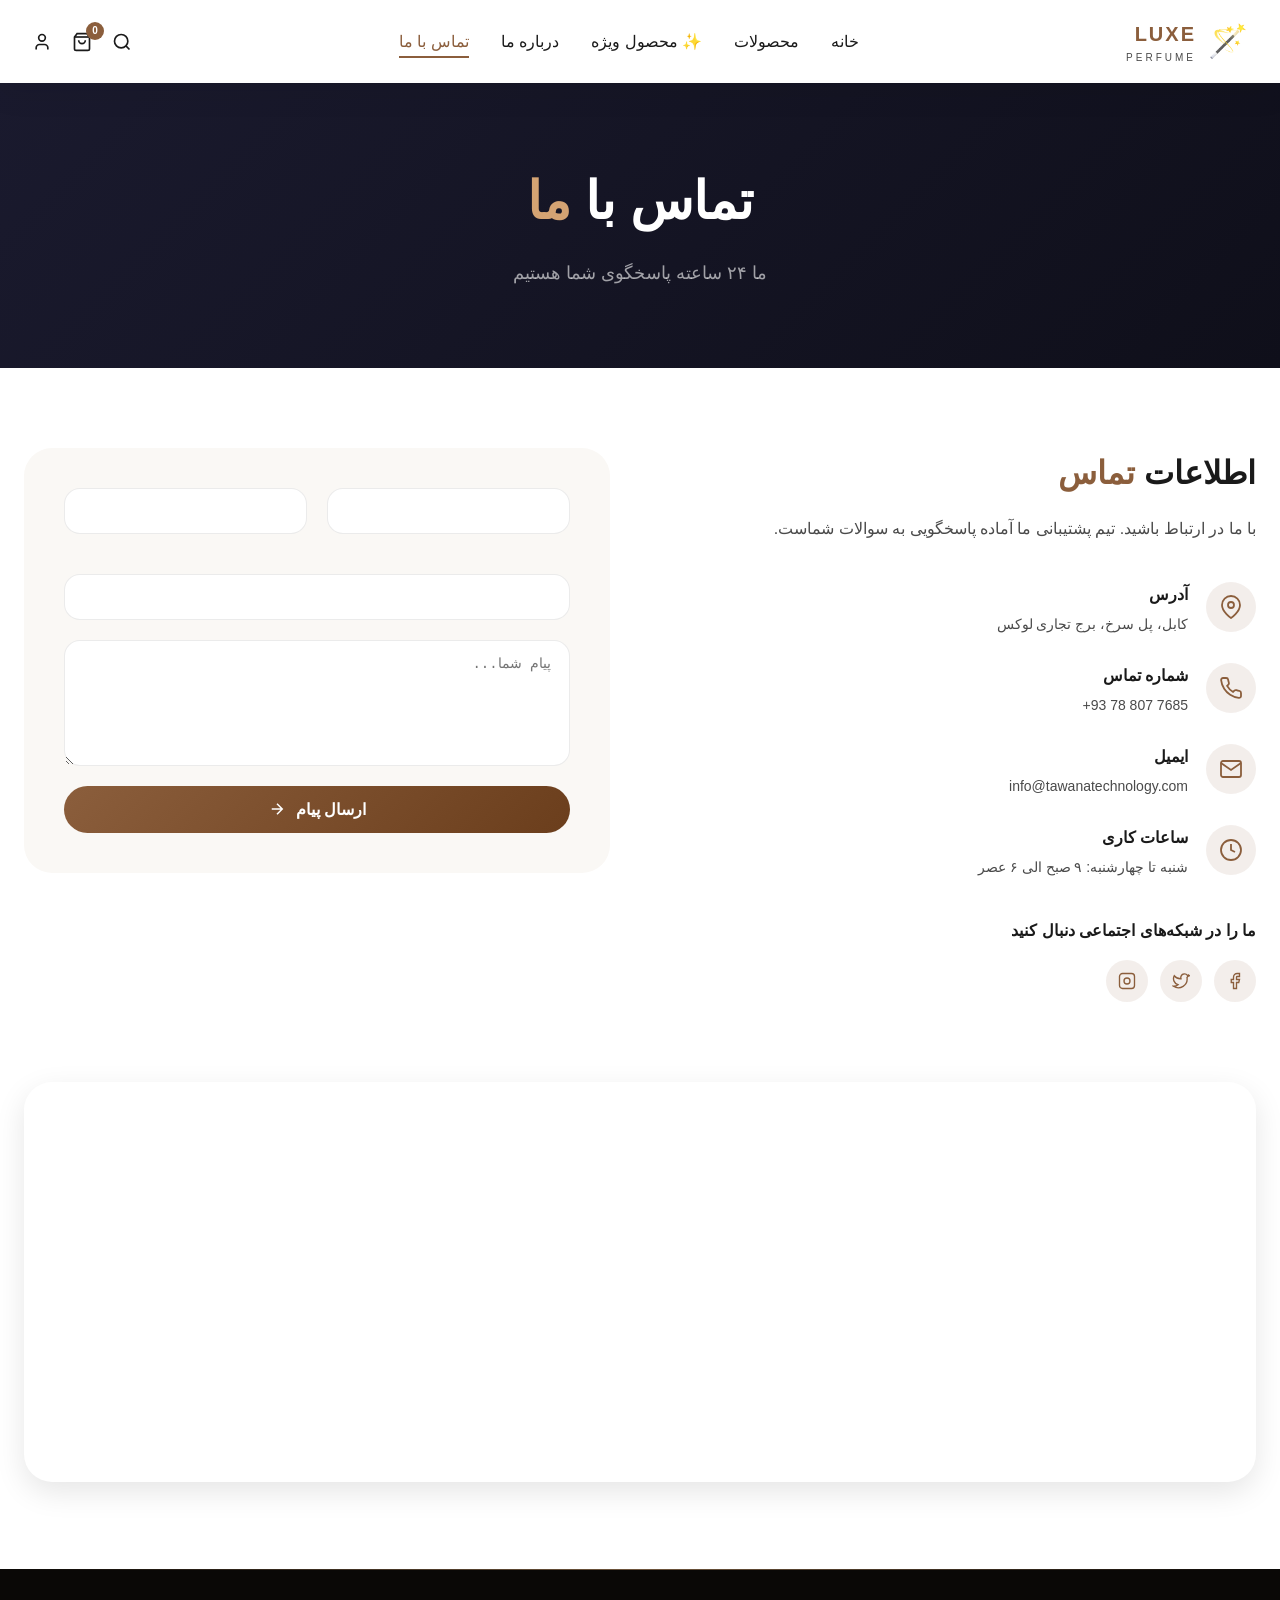
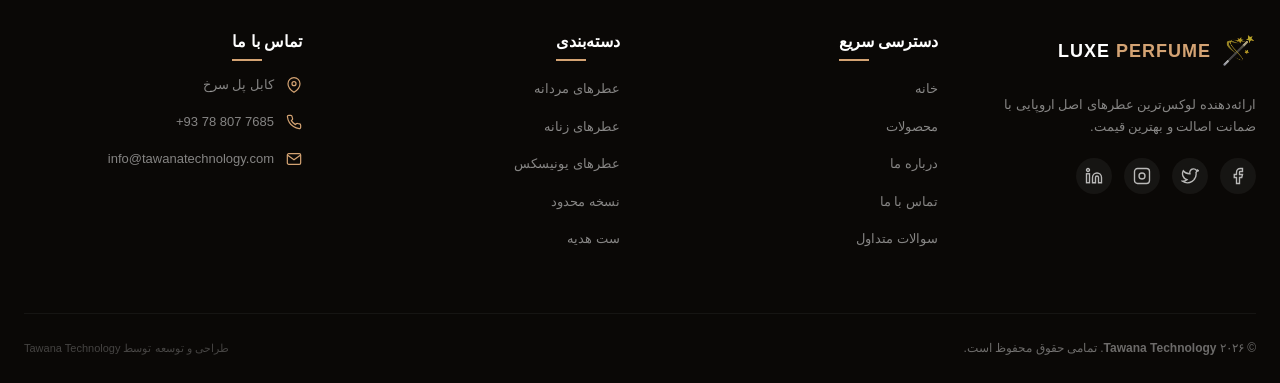
<file: contact.html>
<!doctype html>
<html lang="fa" dir="rtl">
  <head>
    <meta charset="UTF-8" />
    <meta name="viewport" content="width=device-width, initial-scale=1.0" />
    <meta
      name="description"
      content="فروشگاه آنلاین عطر لوکس LUXE PERFUME - بهترین عطرهای مردانه، زنانه و یونیسکس"
    />
    <meta name="author" content="LUXE PERFUME" />
    <!-- Swiper CSS -->
    <link rel="stylesheet" href="https://cdn.jsdelivr.net/npm/swiper@11/swiper-bundle.min.css" />
    
    <title>تماس با ما | LUXE PERFUME</title>
    <link rel="stylesheet" href="css/style.css" />
    <link rel="stylesheet" href="css/responsive.css" />
  </head>
  <body>
    <!-- ========== HEADER START ========== -->
    <header class="header">
      <div class="header__container">
        <a href="index.html" class="logo">
          <div class="logo__icon">🪄</div>
          <div class="logo__text">
            <span class="logo__brand">LUXE</span>
            <span class="logo__sub">PERFUME</span>
          </div>
        </a>

        <nav class="nav">
            <ul class="nav__list">
                <li class="nav__item">
                    <a href="index.html" class="nav__link">خانه</a>
                </li>
                <li class="nav__item">
                    <a href="products.html" class="nav__link">محصولات</a>
                </li>
                <li class="nav__item">
                    <a href="product-detail.html" class="nav__link">✨ محصول ویژه</a>
                </li>
                <li class="nav__item">
                    <a href="aboutus.html" class="nav__link">درباره ما</a>
                </li>
                <li class="nav__item">
                    <a href="contact.html" class="nav__link">تماس با ما</a>
                </li>
            </ul>
        </nav>

        <div class="header__actions">
          <button class="header__btn" id="searchToggle">
            <svg
              width="20"
              height="20"
              viewBox="0 0 24 24"
              fill="none"
              stroke="currentColor"
              stroke-width="2"
            >
              <circle cx="11" cy="11" r="8"></circle>
              <path d="m21 21-4.3-4.3"></path>
            </svg>
          </button>
          <a href="./cart.html" class="header__btn cart-btn">
            <svg
              width="20"
              height="20"
              viewBox="0 0 24 24"
              fill="none"
              stroke="currentColor"
              stroke-width="2"
            >
              <path
                d="M6 2 3 6v14a2 2 0 0 0 2 2h14a2 2 0 0 0 2-2V6l-3-4Z"
              ></path>
              <path d="M3 6h18"></path>
              <path d="M16 10a4 4 0 0 1-8 0"></path>
            </svg>
            <span class="cart-badge">0</span>
           </a>
          <a  href="./login.html" class="header__btn" id="userBtn">
            <svg
              width="20"
              height="20"
              viewBox="0 0 24 24"
              fill="none"
              stroke="currentColor"
              stroke-width="2"
            >
              <path d="M19 21v-2a4 4 0 0 0-4-4H9a4 4 0 0 0-4 4v2"></path>
              <circle cx="12" cy="7" r="4"></circle>
            </svg>
        </a>
          <button class="hamburger" id="hamburgerBtn">
            <span></span><span></span><span></span>
          </button>
        </div>
      </div>

      <div class="search-bar" id="searchBar">
        <div class="search-bar__container">
          <input
            type="text"
            placeholder="جستجوی عطر، برند، نت بویایی..."
            id="searchInput"
          />
          <button id="searchClose">✕</button>
        </div>
      </div>
    </header>

    <div class="mobile-nav" id="mobileNav">
      <div class="mobile-nav__header">
        <div class="logo__text">
          <span class="logo__brand">LUXE</span>
          <span class="logo__sub">PERFUME</span>
        </div>
        <button class="mobile-nav__close" id="mobileNavClose">✕</button>
      </div>
      <ul class="mobile-nav__list">
          <li><a href="index.html">خانه</a></li>
          <li><a href="products.html">محصولات</a></li>
          <li><a href="product-detail.html">✨ محصول ویژه</a></li>
          <li><a href="aboutus.html">درباره ما</a></li>
          <li><a href="contact.html">تماس با ما</a></li>
      </ul>
    </div>
    <div class="overlay" id="overlay"></div>
    <!-- ========== HEADER END ========== -->

    <!-- ========== MAIN CONTENT ========== -->
     <main>
        <!-- Page Header -->
    <section class="page-header contact-header">
        <div class="page-header__container">
            <h1 class="page-header__title">تماس با <span>ما</span></h1>
            <p class="page-header__desc">ما ۲۴ ساعته پاسخگوی شما هستیم</p>
        </div>
    </section>

    <!-- Contact Info & Form -->
    <section class="contact-section">
        <div class="contact-section__container">
            <div class="contact__grid">
                <!-- Contact Info -->
                <div class="contact__info">
                    <h2 class="contact__title">اطلاعات <span>تماس</span></h2>
                    <p class="contact__desc">با ما در ارتباط باشید. تیم پشتیبانی ما آماده پاسخگویی به سوالات شماست.</p>
                    
                    <div class="contact__details">
                        <div class="contact-item">
                            <div class="contact-item__icon">
                                <svg width="24" height="24" viewBox="0 0 24 24" fill="none" stroke="currentColor" stroke-width="1.8">
                                    <path d="M21 10c0 7-9 13-9 13s-9-6-9-13a9 9 0 0 1 18 0z"/>
                                    <circle cx="12" cy="10" r="3"/>
                                </svg>
                            </div>
                            <div class="contact-item__content">
                                <h4>آدرس</h4>
                                <p>کابل، پل سرخ، برج تجاری لوکس</p>
                            </div>
                        </div>
                        
                        <div class="contact-item">
                            <div class="contact-item__icon">
                                <svg width="24" height="24" viewBox="0 0 24 24" fill="none" stroke="currentColor" stroke-width="1.8">
                                    <path d="M22 16.92v3a2 2 0 0 1-2.18 2 19.79 19.79 0 0 1-8.63-3.07 19.5 19.5 0 0 1-6-6 19.79 19.79 0 0 1-3.07-8.67A2 2 0 0 1 4.11 2h3a2 2 0 0 1 2 1.72c.127.96.362 1.903.7 2.81a2 2 0 0 1-.45 2.11L8.09 9.91a16 16 0 0 0 6 6l1.27-1.27a2 2 0 0 1 2.11-.45c.907.338 1.85.573 2.81.7A2 2 0 0 1 22 16.92z"/>
                                </svg>
                            </div>
                            <div class="contact-item__content">
                                <h4>شماره تماس</h4>
                                <p dir="ltr">+93 78 807 7685</p>
                            </div>
                        </div>
                        
                        <div class="contact-item">
                            <div class="contact-item__icon">
                                <svg width="24" height="24" viewBox="0 0 24 24" fill="none" stroke="currentColor" stroke-width="1.8">
                                    <path d="M4 4h16c1.1 0 2 .9 2 2v12c0 1.1-.9 2-2 2H4c-1.1 0-2-.9-2-2V6c0-1.1.9-2 2-2z"/>
                                    <polyline points="22,6 12,13 2,6"/>
                                </svg>
                            </div>
                            <div class="contact-item__content">
                                <h4>ایمیل</h4>
                                <p>info@tawanatechnology.com</p>
                            </div>
                        </div>
                        
                        <div class="contact-item">
                            <div class="contact-item__icon">
                                <svg width="24" height="24" viewBox="0 0 24 24" fill="none" stroke="currentColor" stroke-width="1.8">
                                    <circle cx="12" cy="12" r="10"/>
                                    <polyline points="12 6 12 12 16 14"/>
                                </svg>
                            </div>
                            <div class="contact-item__content">
                                <h4>ساعات کاری</h4>
                                <p>شنبه تا چهارشنبه: ۹ صبح الی ۶ عصر</p>
                            </div>
                        </div>
                    </div>
                    
                    <div class="contact__social">
                        <h4>ما را در شبکه‌های اجتماعی دنبال کنید</h4>
                        <div class="social-links">
                            <a href="#" class="social-circle">
                                <svg width="18" height="18" viewBox="0 0 24 24" fill="none" stroke="currentColor" stroke-width="1.8">
                                    <path d="M18 2h-3a5 5 0 0 0-5 5v3H7v4h3v8h4v-8h3l1-4h-4V7a1 1 0 0 1 1-1h3z"/>
                                </svg>
                            </a>
                            <a href="#" class="social-circle">
                                <svg width="18" height="18" viewBox="0 0 24 24" fill="none" stroke="currentColor" stroke-width="1.8">
                                    <path d="M22 4s-.7 2.1-2 3.4c1.6 10-9.4 17.3-18 11.6 2.2.1 4.4-.6 6-2C3 15.5.5 9.6 3 5c2.2 2.6 5.6 4.3 9 4-1-2.7.7-5.6 3.3-6.3 2.6-.8 5.2.6 5.7 3.2.8-.2 1.6-.5 2.3-.9z"/>
                                </svg>
                            </a>
                            <a href="#" class="social-circle">
                                <svg width="18" height="18" viewBox="0 0 24 24" fill="none" stroke="currentColor" stroke-width="1.8">
                                    <rect x="2" y="2" width="20" height="20" rx="4"/>
                                    <circle cx="12" cy="12" r="4"/>
                                    <path d="M17.5 6.5v.01"/>
                                </svg>
                            </a>
                        </div>
                    </div>
                </div>
                
                <!-- Contact Form -->
                <div class="contact__form">
                    <form id="contactForm" class="contact-form">
                        <div class="form-row">
                            <div class="form-group">
                                <input type="text" id="fullname" placeholder="نام و نام خانوادگی" required>
                            </div>
                            <div class="form-group">
                                <input type="email" id="email" placeholder="ایمیل" required>
                            </div>
                        </div>
                        <div class="form-group">
                            <input type="text" id="subject" placeholder="موضوع" required>
                        </div>
                        <div class="form-group">
                            <textarea id="message" rows="6" placeholder="پیام شما..." required></textarea>
                        </div>
                        <button type="submit" class="submit-btn">
                            ارسال پیام
                            <svg width="18" height="18" viewBox="0 0 24 24" fill="none" stroke="currentColor" stroke-width="2">
                                <path d="M5 12h14M12 5l7 7-7 7"/>
                            </svg>
                        </button>
                    </form>
                </div>
            </div>
        </div>
    </section>

    <!-- Map Section -->
    <section class="map-section">
        <div class="map-section__container">
            <iframe 
                src="https://www.google.com/maps/embed?pb=!1m18!1m12!1m3!1d3407308.9971702853!2d65.6!3d33.5!2m3!1f0!2f0!3f0!3m2!1i1024!2i768!4f13.1!3m3!1m2!1s0x38d7b1b6e8a68a6f%3A0x2c6c8b9a1d5a4c0a!2sKabul%2C%20Afghanistan!5e0!3m2!1sen!2sus!4v1700000000000!5m2!1sen!2sus" 
                allowfullscreen="" 
                loading="lazy" 
                referrerpolicy="no-referrer-when-downgrade">
            </iframe>
        </div>
    </section>
     </main>
    <!-- ========== MAIN CONTENT ========== -->
    
    <!-- ========== FOOTER SECTION ========== -->
    <footer class="footer">
          <div class="footer__container">
              <div class="footer__grid">
                  <!-- About Column -->
                  <div class="footer__col">
                      <div class="footer__logo">
                          <span class="logo-icon">🪄</span>
                          <span class="logo-text">LUXE <span>PERFUME</span></span>
                      </div>
                      <p class="footer__about">
                          ارائه‌دهنده لوکس‌ترین عطرهای اصل اروپایی با ضمانت اصالت و بهترین قیمت.
                      </p>
                      <div class="footer__social">
                          <a href="#" class="social-link">
                              <svg width="18" height="18" viewBox="0 0 24 24" fill="none" stroke="currentColor" stroke-width="1.8">
                                  <path d="M18 2h-3a5 5 0 0 0-5 5v3H7v4h3v8h4v-8h3l1-4h-4V7a1 1 0 0 1 1-1h3z"/>
                              </svg>
                          </a>
                          <a href="#" class="social-link">
                              <svg width="18" height="18" viewBox="0 0 24 24" fill="none" stroke="currentColor" stroke-width="1.8">
                                  <path d="M22 4s-.7 2.1-2 3.4c1.6 10-9.4 17.3-18 11.6 2.2.1 4.4-.6 6-2C3 15.5.5 9.6 3 5c2.2 2.6 5.6 4.3 9 4-1-2.7.7-5.6 3.3-6.3 2.6-.8 5.2.6 5.7 3.2.8-.2 1.6-.5 2.3-.9z"/>
                              </svg>
                          </a>
                          <a href="#" class="social-link">
                              <svg width="18" height="18" viewBox="0 0 24 24" fill="none" stroke="currentColor" stroke-width="1.8">
                                  <rect x="2" y="2" width="20" height="20" rx="4"/>
                                  <circle cx="12" cy="12" r="4"/>
                                  <path d="M17.5 6.5v.01"/>
                              </svg>
                          </a>
                          <a href="#" class="social-link">
                              <svg width="18" height="18" viewBox="0 0 24 24" fill="none" stroke="currentColor" stroke-width="1.8">
                                  <path d="M16 8a6 6 0 0 1 6 6v7h-4v-7a2 2 0 0 0-2-2 2 2 0 0 0-2 2v7h-4v-7a6 6 0 0 1 6-6z"/>
                                  <rect x="2" y="9" width="4" height="12"/>
                                  <circle cx="4" cy="4" r="2"/>
                              </svg>
                          </a>
                      </div>
                  </div>

                  <!-- Quick Links -->
                  <div class="footer__col">
                      <h4 class="footer__title">دسترسی سریع</h4>
                      <ul class="footer__links">
                          <li><a href="index.html">خانه</a></li>
                          <li><a href="products.html">محصولات</a></li>
                          <li><a href="aboutus.html">درباره ما</a></li>
                          <li><a href="contact.html">تماس با ما</a></li>
                          <li><a href="#">سوالات متداول</a></li>
                      </ul>
                  </div>

                  <!-- Categories -->
                  <div class="footer__col">
                      <h4 class="footer__title">دسته‌بندی</h4>
                      <ul class="footer__links">
                          <li><a href="#">عطرهای مردانه</a></li>
                          <li><a href="#">عطرهای زنانه</a></li>
                          <li><a href="#">عطرهای یونیسکس</a></li>
                          <li><a href="#">نسخه محدود</a></li>
                          <li><a href="#">ست هدیه</a></li>
                      </ul>
                  </div>

                  <!-- Contact -->
                  <div class="footer__col">
                      <h4 class="footer__title">تماس با ما</h4>
                      <ul class="footer__contact">
                          <li>
                              <svg width="16" height="16" viewBox="0 0 24 24" fill="none" stroke="currentColor" stroke-width="1.8">
                                  <path d="M21 10c0 7-9 13-9 13s-9-6-9-13a9 9 0 0 1 18 0z"/>
                                  <circle cx="12" cy="10" r="3"/>
                              </svg>
                              <span>کابل پل سرخ </span>
                          </li>
                          <li>
                              <svg width="16" height="16" viewBox="0 0 24 24" fill="none" stroke="currentColor" stroke-width="1.8">
                                  <path d="M22 16.92v3a2 2 0 0 1-2.18 2 19.79 19.79 0 0 1-8.63-3.07 19.5 19.5 0 0 1-6-6 19.79 19.79 0 0 1-3.07-8.67A2 2 0 0 1 4.11 2h3a2 2 0 0 1 2 1.72c.127.96.362 1.903.7 2.81a2 2 0 0 1-.45 2.11L8.09 9.91a16 16 0 0 0 6 6l1.27-1.27a2 2 0 0 1 2.11-.45c.907.338 1.85.573 2.81.7A2 2 0 0 1 22 16.92z"/>
                              </svg>
                              <span dir="ltr">+93 78 807 7685</span>
                          </li>
                          <li>
                              <svg width="16" height="16" viewBox="0 0 24 24" fill="none" stroke="currentColor" stroke-width="1.8">
                                  <path d="M4 4h16c1.1 0 2 .9 2 2v12c0 1.1-.9 2-2 2H4c-1.1 0-2-.9-2-2V6c0-1.1.9-2 2-2z"/>
                                  <polyline points="22,6 12,13 2,6"/>
                              </svg>
                              <span>info@tawanatechnology.com</span>
                          </li>
                      </ul>
                  </div>
              </div>

              <div class="footer__bottom">
                  <p>© ۲۰۲۶ <strong>Tawana Technology</strong>. تمامی حقوق محفوظ است.</p>
                  <p style="font-size: 11px; opacity: 0.6;">طراحی و توسعه توسط Tawana Technology</p>
              </div>
          </div>
    </footer>
 


    <script src="./js/header.js"></script>
    <script src="./js/script.js"></script>
    <!-- Swiper JS -->
    <script src="https://cdn.jsdelivr.net/npm/swiper@11/swiper-bundle.min.js"></script>
  </body>
</html>
</file>
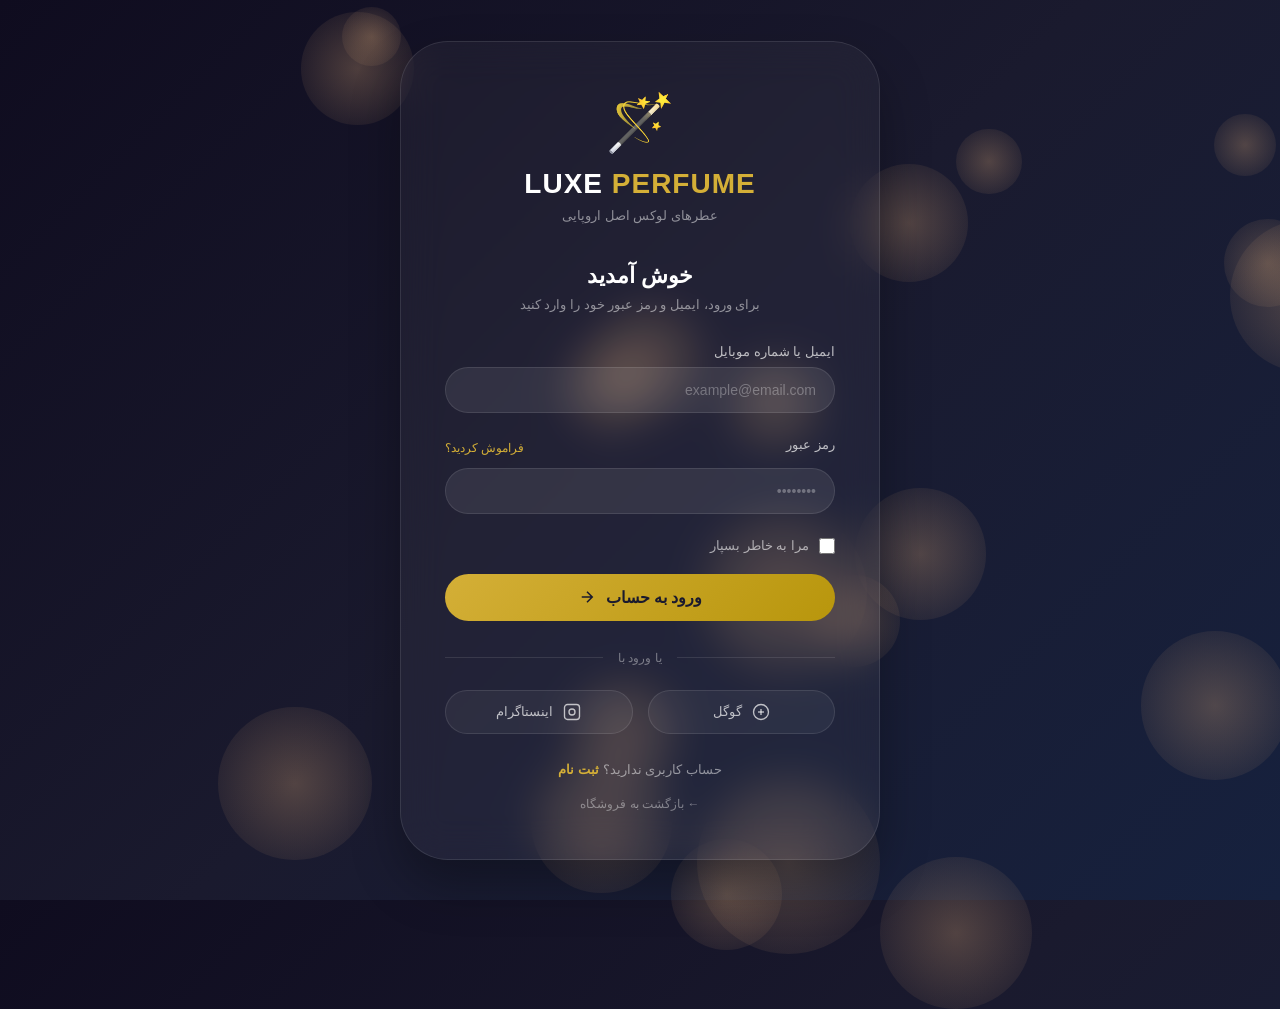
<file: login.html>
<!DOCTYPE html>
<html lang="fa" dir="rtl">
<head>
    <meta charset="UTF-8">
    <meta name="viewport" content="width=device-width, initial-scale=1.0">
    <title>ورود | LUXE PERFUME</title>
    <style>
        * {
            margin: 0;
            padding: 0;
            box-sizing: border-box;
        }

        body {
            font-family: 'Segoe UI', Tahoma, Geneva, Verdana, sans-serif;
            min-height: 100vh;
            background: linear-gradient(135deg, #0f0c1f 0%, #1a1a2e 50%, #16213e 100%);
            display: flex;
            align-items: center;
            justify-content: center;
            position: relative;
            overflow-x: hidden;
        }

        /* Animated Background Particles */
        .particles {
            position: absolute;
            top: 0;
            left: 0;
            width: 100%;
            height: 100%;
            overflow: hidden;
            z-index: 0;
        }

        .particle {
            position: absolute;
            background: radial-gradient(circle, rgba(212, 163, 115, 0.3), transparent);
            border-radius: 50%;
            animation: floatParticle 15s ease-in-out infinite;
        }

        @keyframes floatParticle {
            0%, 100% { transform: translateY(0) translateX(0) scale(1); opacity: 0.3; }
            50% { transform: translateY(-50px) translateX(30px) scale(1.2); opacity: 0.6; }
        }

        /* Glass Card */
        .login-container {
            position: relative;
            z-index: 10;
            width: 100%;
            max-width: 480px;
            margin: 40px 20px;
        }

        .login-card {
            background: rgba(255, 255, 255, 0.04);
            backdrop-filter: blur(20px);
            border-radius: 48px;
            padding: 48px 44px;
            border: 1px solid rgba(255, 255, 255, 0.1);
            box-shadow: 0 25px 50px rgba(0, 0, 0, 0.3);
            transition: all 0.4s ease;
        }

        .login-card:hover {
            border-color: rgba(212, 163, 115, 0.4);
            box-shadow: 0 35px 60px rgba(0, 0, 0, 0.4);
        }

        /* Logo */
        .login-logo {
            text-align: center;
            margin-bottom: 40px;
        }

        .logo-icon {
            font-size: 56px;
            display: inline-block;
            animation: iconFloat 3s ease-in-out infinite;
        }

        @keyframes iconFloat {
            0%, 100% { transform: translateY(0); }
            50% { transform: translateY(-8px); }
        }

        .login-logo h1 {
            font-size: 28px;
            font-weight: 600;
            color: white;
            margin-top: 12px;
            letter-spacing: 1px;
        }

        .login-logo h1 span {
            color: #d4af37;
        }

        .login-logo p {
            font-size: 13px;
            color: rgba(255, 255, 255, 0.5);
            margin-top: 8px;
        }

        /* Welcome Text */
        .welcome-text {
            text-align: center;
            margin-bottom: 32px;
        }

        .welcome-text h2 {
            font-size: 22px;
            color: white;
            margin-bottom: 8px;
        }

        .welcome-text p {
            font-size: 13px;
            color: rgba(255, 255, 255, 0.5);
        }

        /* Input Groups */
        .input-group {
            margin-bottom: 24px;
        }

        .input-group label {
            display: block;
            font-size: 13px;
            font-weight: 500;
            color: rgba(255, 255, 255, 0.7);
            margin-bottom: 8px;
        }

        .input-group input {
            width: 100%;
            padding: 14px 18px;
            background: rgba(255, 255, 255, 0.08);
            border: 1px solid rgba(255, 255, 255, 0.1);
            border-radius: 30px;
            font-size: 14px;
            color: white;
            outline: none;
            transition: all 0.3s ease;
        }

        .input-group input:focus {
            border-color: #d4af37;
            background: rgba(255, 255, 255, 0.12);
            box-shadow: 0 0 0 3px rgba(212, 163, 115, 0.1);
        }

        .input-group input::placeholder {
            color: rgba(255, 255, 255, 0.3);
        }

        /* Password Row */
        .password-row {
            display: flex;
            justify-content: space-between;
            align-items: center;
            margin-bottom: 8px;
        }

        .forgot-link {
            font-size: 12px;
            color: #d4af37;
            text-decoration: none;
            transition: opacity 0.3s;
        }

        .forgot-link:hover {
            opacity: 0.8;
            text-decoration: underline;
        }

        /* Remember Me */
        .remember-group {
            display: flex;
            align-items: center;
            gap: 10px;
            margin: 20px 0;
        }

        .remember-group input {
            width: 16px;
            height: 16px;
            cursor: pointer;
            accent-color: #d4af37;
        }

        .remember-group label {
            font-size: 13px;
            color: rgba(255, 255, 255, 0.6);
            cursor: pointer;
        }

        /* Login Button */
        .btn-login {
            width: 100%;
            background: linear-gradient(135deg, #d4af37, #b8960c);
            border: none;
            padding: 14px;
            border-radius: 50px;
            font-size: 16px;
            font-weight: 700;
            color: #1a1a2e;
            cursor: pointer;
            display: flex;
            align-items: center;
            justify-content: center;
            gap: 10px;
            transition: all 0.3s ease;
            margin-top: 10px;
        }

        .btn-login:hover {
            transform: translateY(-2px);
            box-shadow: 0 10px 25px rgba(212, 163, 115, 0.4);
            gap: 15px;
        }

        /* Divider */
        .divider {
            display: flex;
            align-items: center;
            gap: 15px;
            margin: 30px 0 25px;
        }

        .divider-line {
            flex: 1;
            height: 1px;
            background: rgba(255, 255, 255, 0.1);
        }

        .divider-text {
            font-size: 12px;
            color: rgba(255, 255, 255, 0.4);
        }

        /* Social Login */
        .social-buttons {
            display: flex;
            gap: 15px;
        }

        .social-btn {
            flex: 1;
            background: rgba(255, 255, 255, 0.05);
            border: 1px solid rgba(255, 255, 255, 0.1);
            border-radius: 50px;
            padding: 12px;
            display: flex;
            align-items: center;
            justify-content: center;
            gap: 10px;
            cursor: pointer;
            transition: all 0.3s ease;
            font-size: 13px;
            color: rgba(255, 255, 255, 0.7);
        }

        .social-btn:hover {
            background: rgba(255, 255, 255, 0.1);
            border-color: #d4af37;
            transform: translateY(-2px);
        }

        /* Register Link */
        .register-link {
            text-align: center;
            margin-top: 28px;
            font-size: 13px;
            color: rgba(255, 255, 255, 0.5);
        }

        .register-link a {
            color: #d4af37;
            text-decoration: none;
            font-weight: 600;
        }

        .register-link a:hover {
            text-decoration: underline;
        }

        /* Back to site */
        .back-link {
            display: block;
            text-align: center;
            margin-top: 20px;
            color: rgba(255, 255, 255, 0.4);
            text-decoration: none;
            font-size: 12px;
            transition: color 0.3s;
        }

        .back-link:hover {
            color: #d4af37;
        }

        /* Responsive */
        @media (max-width: 500px) {
            .login-card {
                padding: 36px 24px;
            }
            
            .social-buttons {
                flex-direction: column;
            }
            
            .login-logo .logo-icon {
                font-size: 48px;
            }
            
            .login-logo h1 {
                font-size: 24px;
            }
            
            .welcome-text h2 {
                font-size: 20px;
            }
        }
    </style>
</head>
<body>

<script>
    // Generate floating particles
    for (let i = 0; i < 20; i++) {
        const particle = document.createElement('div');
        particle.className = 'particle';
        const size = Math.random() * 150 + 50;
        particle.style.width = size + 'px';
        particle.style.height = size + 'px';
        particle.style.left = Math.random() * 100 + '%';
        particle.style.top = Math.random() * 100 + '%';
        particle.style.animationDelay = Math.random() * 10 + 's';
        particle.style.animationDuration = (Math.random() * 10 + 10) + 's';
        document.body.appendChild(particle);
    }
</script>

<div class="login-container">
    <div class="login-card">
        <div class="login-logo">
            <div class="logo-icon">🪄</div>
            <h1>LUXE <span>PERFUME</span></h1>
            <p>عطرهای لوکس اصل اروپایی</p>
        </div>

        <div class="welcome-text">
            <h2>خوش آمدید</h2>
            <p>برای ورود، ایمیل و رمز عبور خود را وارد کنید</p>
        </div>

        <!-- Login Form -->
        <form id="loginForm">
            <div class="input-group">
                <label>ایمیل یا شماره موبایل</label>
                <input type="text" placeholder="example@email.com" id="loginEmail" required>
            </div>
            <div class="input-group">
                <div class="password-row">
                    <label>رمز عبور</label>
                    <a href="#" class="forgot-link" id="forgotLink">فراموش کردید؟</a>
                </div>
                <input type="password" placeholder="••••••••" id="loginPassword" required>
            </div>

            <div class="remember-group">
                <input type="checkbox" id="rememberMe">
                <label for="rememberMe">مرا به خاطر بسپار</label>
            </div>

            <button type="submit" class="btn-login">
                ورود به حساب
                <svg width="18" height="18" viewBox="0 0 24 24" fill="none" stroke="currentColor" stroke-width="2">
                    <path d="M5 12h14M12 5l7 7-7 7"/>
                </svg>
            </button>
        </form>

        <!-- Divider -->
        <div class="divider">
            <div class="divider-line"></div>
            <span class="divider-text">یا ورود با</span>
            <div class="divider-line"></div>
        </div>

        <!-- Social Login -->
        <div class="social-buttons">
            <button class="social-btn" onclick="socialLogin('google')">
                <svg width="18" height="18" viewBox="0 0 24 24" fill="none" stroke="currentColor" stroke-width="1.8">
                    <path d="M12 2C6.48 2 2 6.48 2 12s4.48 10 10 10 10-4.48 10-10S17.52 2 12 2z"/>
                    <path d="M8 12h8"/>
                    <path d="M12 8v8"/>
                </svg>
                گوگل
            </button>
            <button class="social-btn" onclick="socialLogin('instagram')">
                <svg width="18" height="18" viewBox="0 0 24 24" fill="none" stroke="currentColor" stroke-width="1.8">
                    <rect x="2" y="2" width="20" height="20" rx="4"/>
                    <circle cx="12" cy="12" r="4"/>
                    <path d="M17.5 6.5v.01"/>
                </svg>
                اینستاگرام
            </button>
        </div>

        <div class="register-link">
            حساب کاربری ندارید؟ <a href="register.html">ثبت نام</a>
        </div>

        <a href="index.html" class="back-link">
            ← بازگشت به فروشگاه
        </a>
    </div>
</div>

<script>
    // Login Form Submit
    const loginForm = document.getElementById('loginForm');
    if (loginForm) {
        loginForm.addEventListener('submit', (e) => {
            e.preventDefault();
            const email = document.getElementById('loginEmail').value;
            const password = document.getElementById('loginPassword').value;
            const rememberMe = document.getElementById('rememberMe').checked;
            
            if (!email || !password) {
                alert('لطفا ایمیل و رمز عبور را وارد کنید.');
                return;
            }
            
            alert(`خوش آمدید ${email}\nورود با موفقیت انجام شد.`);
            
            if (rememberMe) {
                localStorage.setItem('rememberedUser', email);
            }
            
            window.location.href = 'index.html';
        });
    }

    // Forgot Password
    const forgotLink = document.getElementById('forgotLink');
    if (forgotLink) {
        forgotLink.addEventListener('click', (e) => {
            e.preventDefault();
            const email = document.getElementById('loginEmail').value;
            if (email) {
                alert(`لینک بازیابی رمز عبور به ایمیل ${email} ارسال شد.`);
            } else {
                alert('لطفا ایمیل خود را وارد کنید تا لینک بازیابی برای شما ارسال شود.');
            }
        });
    }

    // Social Login
    function socialLogin(provider) {
        alert(`در حال اتصال به ${provider}...\nورود از طریق ${provider} به زودی فعال می‌شود.`);
    }

    // Auto fill remembered user
    const rememberedUser = localStorage.getItem('rememberedUser');
    if (rememberedUser && document.getElementById('loginEmail')) {
        document.getElementById('loginEmail').value = rememberedUser;
        document.getElementById('rememberMe').checked = true;
    }
</script>

</body>
</html>
</file>
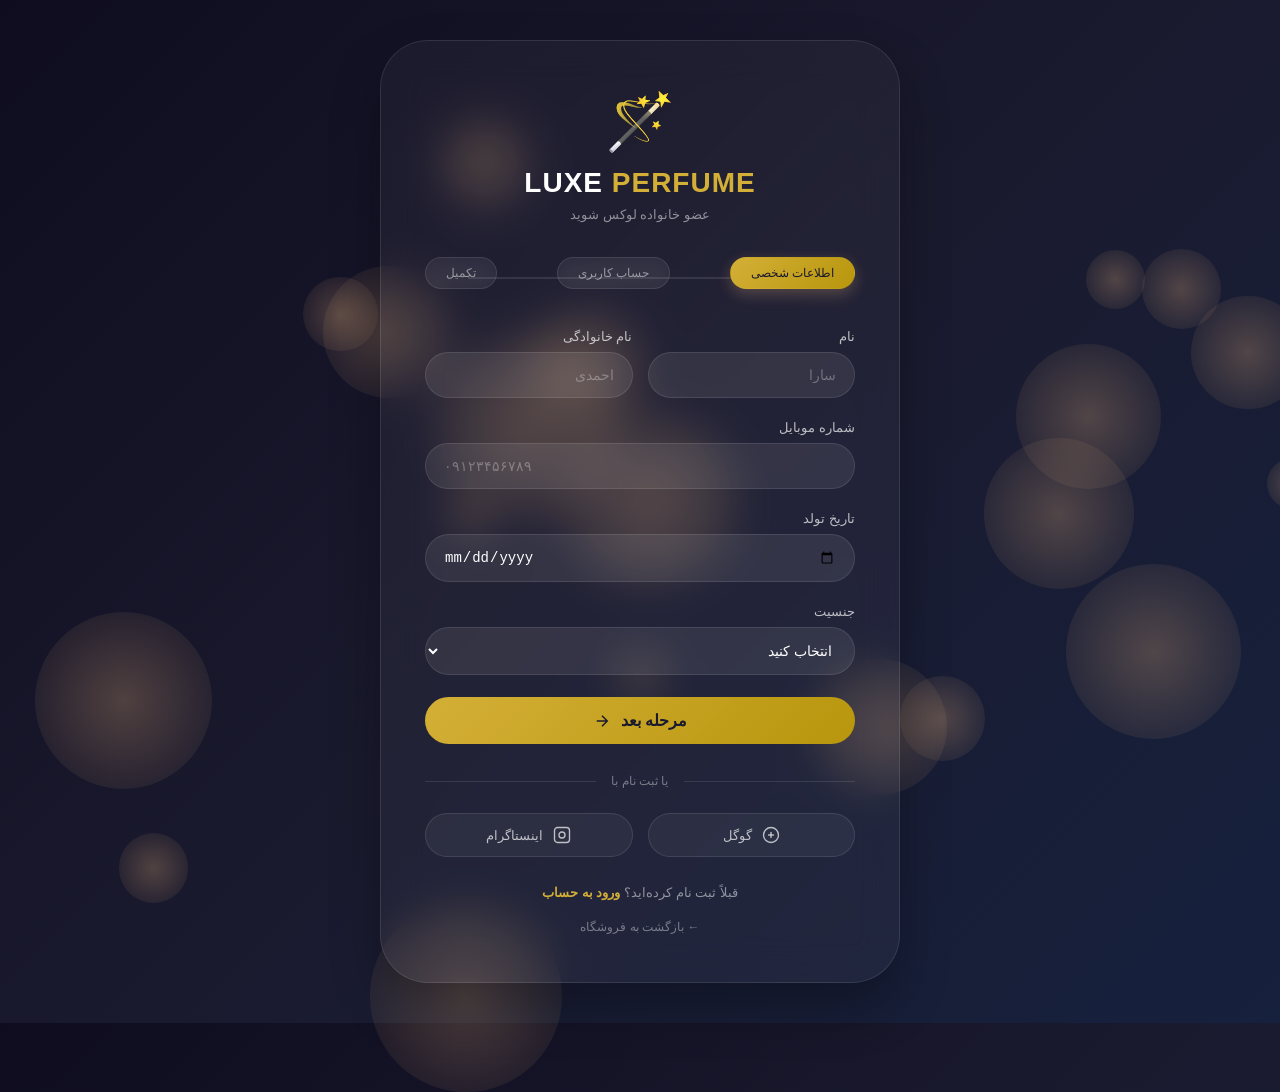
<file: register.html>
<!DOCTYPE html>
<html lang="fa" dir="rtl">
<head>
    <meta charset="UTF-8">
    <meta name="viewport" content="width=device-width, initial-scale=1.0">
    <title>ثبت نام | LUXE PERFUME</title>
    <style>
        * {
            margin: 0;
            padding: 0;
            box-sizing: border-box;
        }

        body {
            font-family: 'Segoe UI', Tahoma, Geneva, Verdana, sans-serif;
            min-height: 100vh;
            background: linear-gradient(135deg, #0f0c1f 0%, #1a1a2e 50%, #16213e 100%);
            display: flex;
            align-items: center;
            justify-content: center;
            position: relative;
            overflow-x: hidden;
        }

        /* Animated Background Particles */
        .particles {
            position: absolute;
            top: 0;
            left: 0;
            width: 100%;
            height: 100%;
            overflow: hidden;
            z-index: 0;
        }

        .particle {
            position: absolute;
            background: radial-gradient(circle, rgba(212, 163, 115, 0.3), transparent);
            border-radius: 50%;
            animation: floatParticle 15s ease-in-out infinite;
        }

        @keyframes floatParticle {
            0%, 100% { transform: translateY(0) translateX(0) scale(1); opacity: 0.3; }
            50% { transform: translateY(-50px) translateX(30px) scale(1.2); opacity: 0.6; }
        }

        /* Glass Card */
        .register-container {
            position: relative;
            z-index: 10;
            width: 100%;
            max-width: 520px;
            margin: 40px 20px;
        }

        .register-card {
            background: rgba(255, 255, 255, 0.04);
            backdrop-filter: blur(20px);
            border-radius: 48px;
            padding: 48px 44px;
            border: 1px solid rgba(255, 255, 255, 0.1);
            box-shadow: 0 25px 50px rgba(0, 0, 0, 0.3);
            transition: all 0.4s ease;
        }

        .register-card:hover {
            border-color: rgba(212, 163, 115, 0.4);
            box-shadow: 0 35px 60px rgba(0, 0, 0, 0.4);
        }

        /* Logo */
        .register-logo {
            text-align: center;
            margin-bottom: 35px;
        }

        .logo-icon {
            font-size: 56px;
            display: inline-block;
            animation: iconFloat 3s ease-in-out infinite;
        }

        @keyframes iconFloat {
            0%, 100% { transform: translateY(0); }
            50% { transform: translateY(-8px); }
        }

        .register-logo h1 {
            font-size: 28px;
            font-weight: 600;
            color: white;
            margin-top: 12px;
            letter-spacing: 1px;
        }

        .register-logo h1 span {
            color: #d4af37;
        }

        .register-logo p {
            font-size: 13px;
            color: rgba(255, 255, 255, 0.5);
            margin-top: 8px;
        }

        /* Progress Steps */
        .progress-steps {
            display: flex;
            justify-content: space-between;
            margin-bottom: 40px;
            position: relative;
        }

        .progress-steps::before {
            content: '';
            position: absolute;
            top: 20px;
            left: 10%;
            right: 10%;
            height: 2px;
            background: rgba(255, 255, 255, 0.1);
            z-index: 0;
        }

        .step {
            text-align: center;
            z-index: 1;
            background: rgba(255, 255, 255, 0.05);
            backdrop-filter: blur(10px);
            padding: 8px 20px;
            border-radius: 50px;
            font-size: 12px;
            font-weight: 500;
            color: rgba(255, 255, 255, 0.5);
            border: 1px solid rgba(255, 255, 255, 0.1);
            transition: all 0.3s ease;
        }

        .step.active {
            background: linear-gradient(135deg, #d4af37, #b8960c);
            color: #1a1a2e;
            border-color: transparent;
            box-shadow: 0 5px 15px rgba(212, 163, 115, 0.3);
        }

        /* Forms */
        .register-step {
            display: none;
            animation: fadeIn 0.5s ease;
        }

        .register-step.active {
            display: block;
        }

        @keyframes fadeIn {
            from { opacity: 0; transform: translateY(10px); }
            to { opacity: 1; transform: translateY(0); }
        }

        .input-group {
            margin-bottom: 22px;
        }

        .input-group label {
            display: block;
            font-size: 13px;
            font-weight: 500;
            color: rgba(255, 255, 255, 0.7);
            margin-bottom: 8px;
        }

        .input-group input,
        .input-group select {
            width: 100%;
            padding: 14px 18px;
            background: rgba(255, 255, 255, 0.08);
            border: 1px solid rgba(255, 255, 255, 0.1);
            border-radius: 30px;
            font-size: 14px;
            color: white;
            outline: none;
            transition: all 0.3s ease;
        }

        .input-group input:focus,
        .input-group select:focus {
            border-color: #d4af37;
            background: rgba(255, 255, 255, 0.12);
            box-shadow: 0 0 0 3px rgba(212, 163, 115, 0.1);
        }

        .input-group input::placeholder {
            color: rgba(255, 255, 255, 0.3);
        }

        .input-group select option {
            background: #1a1a2e;
            color: white;
        }

        /* Row 2 columns */
        .row-2 {
            display: grid;
            grid-template-columns: 1fr 1fr;
            gap: 15px;
        }

        /* Password strength */
        .password-strength {
            margin-top: 8px;
        }

        .strength-bar {
            height: 4px;
            background: rgba(255, 255, 255, 0.1);
            border-radius: 2px;
            overflow: hidden;
        }

        .strength-fill {
            width: 0%;
            height: 100%;
            transition: width 0.3s ease;
        }

        .strength-text {
            font-size: 10px;
            margin-top: 5px;
            color: rgba(255, 255, 255, 0.4);
        }

        /* Terms checkbox */
        .terms-group {
            display: flex;
            align-items: center;
            gap: 12px;
            margin: 25px 0;
        }

        .terms-group input {
            width: 18px;
            height: 18px;
            cursor: pointer;
            accent-color: #d4af37;
        }

        .terms-group label {
            font-size: 12px;
            color: rgba(255, 255, 255, 0.6);
        }

        .terms-group a {
            color: #d4af37;
            text-decoration: none;
        }

        /* Buttons */
        .btn-next, .btn-register {
            width: 100%;
            background: linear-gradient(135deg, #d4af37, #b8960c);
            border: none;
            padding: 14px;
            border-radius: 50px;
            font-size: 16px;
            font-weight: 700;
            color: #1a1a2e;
            cursor: pointer;
            display: flex;
            align-items: center;
            justify-content: center;
            gap: 10px;
            transition: all 0.3s ease;
        }

        .btn-next:hover, .btn-register:hover {
            transform: translateY(-2px);
            box-shadow: 0 10px 25px rgba(212, 163, 115, 0.4);
            gap: 15px;
        }

        .btn-back {
            width: 100%;
            background: transparent;
            border: 1px solid rgba(255, 255, 255, 0.2);
            padding: 12px;
            border-radius: 50px;
            font-size: 14px;
            font-weight: 500;
            color: rgba(255, 255, 255, 0.7);
            cursor: pointer;
            transition: all 0.3s ease;
            margin-top: 12px;
        }

        .btn-back:hover {
            background: rgba(255, 255, 255, 0.05);
            border-color: #d4af37;
        }

        /* Divider */
        .divider {
            display: flex;
            align-items: center;
            gap: 15px;
            margin: 30px 0 25px;
        }

        .divider-line {
            flex: 1;
            height: 1px;
            background: rgba(255, 255, 255, 0.1);
        }

        .divider-text {
            font-size: 12px;
            color: rgba(255, 255, 255, 0.4);
        }

        /* Social Login */
        .social-buttons {
            display: flex;
            gap: 15px;
        }

        .social-btn {
            flex: 1;
            background: rgba(255, 255, 255, 0.05);
            border: 1px solid rgba(255, 255, 255, 0.1);
            border-radius: 50px;
            padding: 12px;
            display: flex;
            align-items: center;
            justify-content: center;
            gap: 10px;
            cursor: pointer;
            transition: all 0.3s ease;
            font-size: 13px;
            color: rgba(255, 255, 255, 0.7);
        }

        .social-btn:hover {
            background: rgba(255, 255, 255, 0.1);
            border-color: #d4af37;
            transform: translateY(-2px);
        }

        /* Login link */
        .login-link {
            text-align: center;
            margin-top: 28px;
            font-size: 13px;
            color: rgba(255, 255, 255, 0.5);
        }

        .login-link a {
            color: #d4af37;
            text-decoration: none;
            font-weight: 600;
        }

        .login-link a:hover {
            text-decoration: underline;
        }

        /* Back to site */
        .back-link {
            display: block;
            text-align: center;
            margin-top: 20px;
            color: rgba(255, 255, 255, 0.4);
            text-decoration: none;
            font-size: 12px;
            transition: color 0.3s;
        }

        .back-link:hover {
            color: #d4af37;
        }

        /* Responsive */
        @media (max-width: 550px) {
            .register-card {
                padding: 32px 24px;
            }
            
            .row-2 {
                grid-template-columns: 1fr;
                gap: 0;
            }
            
            .social-buttons {
                flex-direction: column;
            }
            
            .progress-steps {
                flex-wrap: wrap;
                gap: 10px;
                justify-content: center;
            }
            
            .progress-steps::before {
                display: none;
            }
            
            .step {
                padding: 6px 16px;
                font-size: 11px;
            }
        }
    </style>
</head>
<body>

<script>
    // Generate floating particles
    for (let i = 0; i < 20; i++) {
        const particle = document.createElement('div');
        particle.className = 'particle';
        const size = Math.random() * 150 + 50;
        particle.style.width = size + 'px';
        particle.style.height = size + 'px';
        particle.style.left = Math.random() * 100 + '%';
        particle.style.top = Math.random() * 100 + '%';
        particle.style.animationDelay = Math.random() * 10 + 's';
        particle.style.animationDuration = (Math.random() * 10 + 10) + 's';
        document.body.appendChild(particle);
    }
</script>

<div class="register-container">
    <div class="register-card">
        <div class="register-logo">
            <div class="logo-icon">🪄</div>
            <h1>LUXE <span>PERFUME</span></h1>
            <p>عضو خانواده لوکس شوید</p>
        </div>

        <!-- Progress Steps -->
        <div class="progress-steps">
            <div class="step active" id="step1Indicator">اطلاعات شخصی</div>
            <div class="step" id="step2Indicator">حساب کاربری</div>
            <div class="step" id="step3Indicator">تکمیل</div>
        </div>

        <!-- Step 1: Personal Info -->
        <div class="register-step active" id="step1">
            <form id="personalForm">
                <div class="row-2">
                    <div class="input-group">
                        <label>نام</label>
                        <input type="text" placeholder="سارا" id="firstName" required>
                    </div>
                    <div class="input-group">
                        <label>نام خانوادگی</label>
                        <input type="text" placeholder="احمدی" id="lastName" required>
                    </div>
                </div>
                <div class="input-group">
                    <label>شماره موبایل</label>
                    <input type="tel" placeholder="۰۹۱۲۳۴۵۶۷۸۹" id="phone" required>
                </div>
                <div class="input-group">
                    <label>تاریخ تولد</label>
                    <input type="date" id="birthdate">
                </div>
                <div class="input-group">
                    <label>جنسیت</label>
                    <select id="gender">
                        <option value="">انتخاب کنید</option>
                        <option value="female">زن</option>
                        <option value="male">مرد</option>
                        <option value="other">سایر</option>
                    </select>
                </div>
                <button type="button" class="btn-next" id="nextStep1">
                    مرحله بعد
                    <svg width="18" height="18" viewBox="0 0 24 24" fill="none" stroke="currentColor" stroke-width="2">
                        <path d="M5 12h14M12 5l7 7-7 7"/>
                    </svg>
                </button>
            </form>
        </div>

        <!-- Step 2: Account Info -->
        <div class="register-step" id="step2">
            <form id="accountForm">
                <div class="input-group">
                    <label>ایمیل</label>
                    <input type="email" placeholder="example@email.com" id="email" required>
                </div>
                <div class="input-group">
                    <label>نام کاربری</label>
                    <input type="text" placeholder="sara.ahmadi" id="username" required>
                </div>
                <div class="input-group">
                    <label>رمز عبور</label>
                    <input type="password" placeholder="••••••••" id="password" required onkeyup="checkPasswordStrength()">
                    <div class="password-strength">
                        <div class="strength-bar">
                            <div class="strength-fill" id="strengthFill"></div>
                        </div>
                        <div class="strength-text" id="strengthText">رمز عبور قوی وارد کنید</div>
                    </div>
                </div>
                <div class="input-group">
                    <label>تکرار رمز عبور</label>
                    <input type="password" placeholder="••••••••" id="confirmPassword" required>
                </div>
                <button type="button" class="btn-next" id="nextStep2">
                    مرحله بعد
                    <svg width="18" height="18" viewBox="0 0 24 24" fill="none" stroke="currentColor" stroke-width="2">
                        <path d="M5 12h14M12 5l7 7-7 7"/>
                    </svg>
                </button>
                <button type="button" class="btn-back" id="backStep2">
                    ← بازگشت به مرحله قبل
                </button>
            </form>
        </div>

        <!-- Step 3: Complete -->
        <div class="register-step" id="step3">
            <div class="terms-group">
                <input type="checkbox" id="acceptTerms">
                <label> <a href="#">قوانین و مقررات</a> را مطالعه کرده و می‌پذیرم</label>
            </div>
            <div class="terms-group">
                <input type="checkbox" id="acceptNewsletter">
                <label> خبرنامه و تخفیف‌های ویژه را دریافت کنم</label>
            </div>
            
            <button type="button" class="btn-register" id="finalRegister">
                ثبت نام نهایی
                <svg width="18" height="18" viewBox="0 0 24 24" fill="none" stroke="currentColor" stroke-width="2">
                    <path d="M20 6L9 17l-5-5"/>
                </svg>
            </button>
            <button type="button" class="btn-back" id="backStep3">
                ← بازگشت به مرحله قبل
            </button>
        </div>

        <!-- Divider -->
        <div class="divider">
            <div class="divider-line"></div>
            <span class="divider-text">یا ثبت نام با</span>
            <div class="divider-line"></div>
        </div>

        <!-- Social Register -->
        <div class="social-buttons">
            <button class="social-btn" onclick="socialRegister('google')">
                <svg width="18" height="18" viewBox="0 0 24 24" fill="none" stroke="currentColor" stroke-width="1.8">
                    <path d="M12 2C6.48 2 2 6.48 2 12s4.48 10 10 10 10-4.48 10-10S17.52 2 12 2z"/>
                    <path d="M8 12h8"/>
                    <path d="M12 8v8"/>
                </svg>
                گوگل
            </button>
            <button class="social-btn" onclick="socialRegister('instagram')">
                <svg width="18" height="18" viewBox="0 0 24 24" fill="none" stroke="currentColor" stroke-width="1.8">
                    <rect x="2" y="2" width="20" height="20" rx="4"/>
                    <circle cx="12" cy="12" r="4"/>
                    <path d="M17.5 6.5v.01"/>
                </svg>
                اینستاگرام
            </button>
        </div>

        <div class="login-link">
            قبلاً ثبت نام کرده‌اید؟ <a href="login.html">ورود به حساب</a>
        </div>

        <a href="index.html" class="back-link">
            ← بازگشت به فروشگاه
        </a>
    </div>
</div>

<script>
    // Step Navigation
    let currentStep = 1;
    const step1 = document.getElementById('step1');
    const step2 = document.getElementById('step2');
    const step3 = document.getElementById('step3');
    const step1Indicator = document.getElementById('step1Indicator');
    const step2Indicator = document.getElementById('step2Indicator');
    const step3Indicator = document.getElementById('step3Indicator');

    function updateSteps(step) {
        step1.classList.remove('active');
        step2.classList.remove('active');
        step3.classList.remove('active');
        step1Indicator.classList.remove('active');
        step2Indicator.classList.remove('active');
        step3Indicator.classList.remove('active');
        
        if (step === 1) {
            step1.classList.add('active');
            step1Indicator.classList.add('active');
        } else if (step === 2) {
            step2.classList.add('active');
            step2Indicator.classList.add('active');
        } else {
            step3.classList.add('active');
            step3Indicator.classList.add('active');
        }
    }

    // Next Step 1
    document.getElementById('nextStep1').addEventListener('click', () => {
        const firstName = document.getElementById('firstName').value;
        const lastName = document.getElementById('lastName').value;
        const phone = document.getElementById('phone').value;
        
        if (!firstName || !lastName || !phone) {
            alert('لطفا نام، نام خانوادگی و شماره موبایل را وارد کنید.');
            return;
        }
        
        if (phone.length < 10) {
            alert('شماره موبایل معتبر وارد کنید.');
            return;
        }
        
        currentStep = 2;
        updateSteps(currentStep);
    });

    // Next Step 2
    document.getElementById('nextStep2').addEventListener('click', () => {
        const email = document.getElementById('email').value;
        const username = document.getElementById('username').value;
        const password = document.getElementById('password').value;
        const confirm = document.getElementById('confirmPassword').value;
        
        if (!email || !username || !password) {
            alert('لطفا ایمیل، نام کاربری و رمز عبور را وارد کنید.');
            return;
        }
        
        if (password !== confirm) {
            alert('رمز عبور و تکرار آن مطابقت ندارند.');
            return;
        }
        
        if (password.length < 6) {
            alert('رمز عبور باید حداقل ۶ کاراکتر باشد.');
            return;
        }
        
        currentStep = 3;
        updateSteps(currentStep);
    });

    // Back buttons
    document.getElementById('backStep2').addEventListener('click', () => {
        currentStep = 1;
        updateSteps(currentStep);
    });
    
    document.getElementById('backStep3').addEventListener('click', () => {
        currentStep = 2;
        updateSteps(currentStep);
    });

    // Password Strength Checker
    function checkPasswordStrength() {
        const password = document.getElementById('password').value;
        const strengthFill = document.getElementById('strengthFill');
        const strengthText = document.getElementById('strengthText');
        
        let strength = 0;
        if (password.length >= 6) strength++;
        if (password.length >= 10) strength++;
        if (/[A-Z]/.test(password)) strength++;
        if (/[0-9]/.test(password)) strength++;
        if (/[^A-Za-z0-9]/.test(password)) strength++;
        
        const percent = (strength / 5) * 100;
        strengthFill.style.width = percent + '%';
        
        if (percent < 20) {
            strengthFill.style.background = '#e74c3c';
            strengthText.textContent = 'رمز عبور ضعیف';
            strengthText.style.color = '#e74c3c';
        } else if (percent < 50) {
            strengthFill.style.background = '#f39c12';
            strengthText.textContent = 'رمز عبور متوسط';
            strengthText.style.color = '#f39c12';
        } else if (percent < 80) {
            strengthFill.style.background = '#2ecc71';
            strengthText.textContent = 'رمز عبور خوب';
            strengthText.style.color = '#2ecc71';
        } else {
            strengthFill.style.background = '#27ae60';
            strengthText.textContent = 'رمز عبور عالی';
            strengthText.style.color = '#27ae60';
        }
    }

    // Final Registration
    document.getElementById('finalRegister').addEventListener('click', () => {
        const acceptTerms = document.getElementById('acceptTerms').checked;
        
        if (!acceptTerms) {
            alert('لطفا قوانین و مقررات را بپذیرید.');
            return;
        }
        
        const firstName = document.getElementById('firstName').value;
        const lastName = document.getElementById('lastName').value;
        const email = document.getElementById('email').value;
        
        alert(`تبریک ${firstName} ${lastName}!\nحساب کاربری شما با ایمیل ${email} با موفقیت ایجاد شد.\nبه خانواده لوکس LUXE PERFUME خوش آمدید.`);
        window.location.href = 'index.html';
    });

    function socialRegister(provider) {
        alert(`در حال اتصال به ${provider}...\nثبت نام از طریق ${provider} به زودی فعال می‌شود.`);
    }
</script>

</body>
</html>
</file>
<file: css/style.css>
/* ========== RESET ========== */
* {
    margin: 0;
    padding: 0;
    box-sizing: border-box;
}

:root {
    --primary: #8B5E3C;
    --primary-dark: #6B3E1C;
    --primary-light: #D4A373;
    --dark: #1A1A1A;
    --gray: #4A4A4A;
    --light: #F9F6F0;
    --white: #FFFFFF;
    --shadow: 0 10px 30px rgba(0,0,0,0.08);
    --shadow-hover: 0 20px 40px rgba(0,0,0,0.12);
    --transition: all 0.3s ease;
}

body {
    font-family: 'Segoe UI', Tahoma, Geneva, Verdana, sans-serif;
    background: var(--light);
    color: var(--dark);
    line-height: 1.6;
}

/* ========== HEADER ========== */
.header {
    position: fixed;
    top: 0;
    left: 0;
    right: 0;
    background: rgba(255,255,255,0.98);
    backdrop-filter: blur(12px);
    box-shadow: var(--shadow);
    z-index: 1000;
    transition: var(--transition);
}

.header.scrolled {
    padding: 0;
    background: rgba(255,255,255,0.98);
    box-shadow: 0 4px 20px rgba(0,0,0,0.1);
}

.header__container {
    display: flex;
    align-items: center;
    justify-content: space-between;
    padding: 16px 32px;
    max-width: 1400px;
    margin: 0 auto;
}

/* Logo */
.logo {
    display: flex;
    align-items: center;
    gap: 12px;
    text-decoration: none;
    transition: var(--transition);
}

.logo:hover {
    transform: scale(1.02);
}

.logo__icon {
    font-size: 32px;
    animation: float 3s ease-in-out infinite;
}

@keyframes float {
    0%, 100% { transform: translateY(0); }
    50% { transform: translateY(-5px); }
}

.logo__text {
    display: flex;
    flex-direction: column;
}

.logo__brand {
    font-size: 20px;
    font-weight: 800;
    letter-spacing: 2px;
    color: var(--primary);
}

.logo__sub {
    font-size: 10px;
    letter-spacing: 3px;
    color: var(--gray);
}

/* Navigation */
.nav__list {
    display: flex;
    list-style: none;
    gap: 32px;
}

.nav__link {
    text-decoration: none;
    color: var(--dark);
    font-weight: 500;
    transition: var(--transition);
    position: relative;
    padding: 8px 0;
}

.nav__link::after {
    content: '';
    position: absolute;
    bottom: 0;
    right: 0;
    width: 0;
    height: 2px;
    background: var(--primary);
    transition: width 0.3s ease;
}

.nav__link:hover::after,
.nav__link.active::after {
    width: 100%;
}

.nav__link:hover,
.nav__link.active {
    color: var(--primary);
}

/* Mega Menu */
.nav__item--dropdown {
    position: relative;
}

.mega-menu {
    position: absolute;
    top: 100%;
    right: -50%;
    width: 600px;
    background: var(--white);
    padding: 24px;
    border-radius: 16px;
    box-shadow: var(--shadow-hover);
    opacity: 0;
    visibility: hidden;
    transition: var(--transition);
    z-index: 100;
    display: flex;
    gap: 32px;
}

.nav__item--dropdown:hover .mega-menu {
    opacity: 1;
    visibility: visible;
    top: 120%;
}

.mega-menu__col h4 {
    color: var(--primary);
    margin-bottom: 16px;
    font-size: 16px;
}

.mega-menu__col ul {
    list-style: none;
}

.mega-menu__col ul li {
    margin-bottom: 10px;
}

.mega-menu__col ul li a {
    text-decoration: none;
    color: var(--gray);
    transition: var(--transition);
    font-size: 14px;
}

.mega-menu__col ul li a:hover {
    color: var(--primary);
    padding-right: 5px;
}

.arrow-down {
    font-size: 10px;
    margin-right: 5px;
}

/* Header Actions */
.header__actions {
    display: flex;
    align-items: center;
    gap: 20px;
}

.header__btn {
    background: none;
    border: none;
    cursor: pointer;
    color: var(--dark);
    transition: var(--transition);
    position: relative;
    display: flex;
    align-items: center;
    justify-content: center;
}

.header__btn:hover {
    color: var(--primary);
    transform: scale(1.1);
}

.cart-btn {
    position: relative;
}

.cart-badge {
    position: absolute;
    top: -10px;
    right: -12px;
    background: var(--primary);
    color: var(--white);
    font-size: 10px;
    font-weight: bold;
    width: 18px;
    height: 18px;
    border-radius: 50%;
    display: flex;
    align-items: center;
    justify-content: center;
}

/* Hamburger */
.hamburger {
    display: none;
    flex-direction: column;
    gap: 5px;
    background: none;
    border: none;
    cursor: pointer;
}

.hamburger span {
    width: 25px;
    height: 2px;
    background: var(--dark);
    transition: var(--transition);
}

.hamburger:hover span {
    background: var(--primary);
}

/* Search Bar */
.search-bar {
    position: absolute;
    top: 100%;
    left: 0;
    right: 0;
    background: var(--white);
    padding: 20px;
    box-shadow: var(--shadow);
    transform: translateY(-100%);
    opacity: 0;
    visibility: hidden;
    transition: var(--transition);
    z-index: 999;
}

.search-bar.open {
    transform: translateY(0);
    opacity: 1;
    visibility: visible;
}

.search-bar__container {
    max-width: 600px;
    margin: 0 auto;
    display: flex;
    gap: 12px;
}

.search-bar__container input {
    flex: 1;
    padding: 12px 20px;
    border: 2px solid #eee;
    border-radius: 50px;
    font-size: 16px;
    outline: none;
    transition: var(--transition);
}

.search-bar__container input:focus {
    border-color: var(--primary);
}

.search-bar__container button {
    background: var(--primary);
    border: none;
    width: 44px;
    height: 44px;
    border-radius: 50%;
    color: var(--white);
    cursor: pointer;
    transition: var(--transition);
}

.search-bar__container button:hover {
    background: var(--primary-dark);
}

/* Mobile Nav */
.mobile-nav {
    position: fixed;
    top: 0;
    right: -100%;
    width: 80%;
    max-width: 350px;
    height: 100%;
    background: var(--white);
    z-index: 2000;
    transition: right 0.3s ease;
    box-shadow: var(--shadow-hover);
}

.mobile-nav.open {
    right: 0;
}

.mobile-nav__header {
    padding: 24px;
    border-bottom: 1px solid #eee;
    display: flex;
    justify-content: space-between;
    align-items: center;
}

.mobile-nav__close {
    background: none;
    border: none;
    font-size: 24px;
    cursor: pointer;
    color: var(--gray);
}

.mobile-nav__list {
    list-style: none;
    padding: 24px;
}

.mobile-nav__list li {
    margin-bottom: 20px;
}

.mobile-nav__list a {
    text-decoration: none;
    color: var(--dark);
    font-size: 18px;
    transition: var(--transition);
    display: block;
}

.mobile-nav__list a:hover {
    color: var(--primary);
    padding-right: 10px;
}

/* Overlay */
.overlay {
    position: fixed;
    top: 0;
    left: 0;
    right: 0;
    bottom: 0;
    background: rgba(0,0,0,0.5);
    z-index: 1500;
    opacity: 0;
    visibility: hidden;
    transition: var(--transition);
}

.overlay.open {
    opacity: 1;
    visibility: visible;
}

/* Hero Section */
.hero {
    margin-top: 80px;
    min-height: 90vh;
    display: flex;
    align-items: center;
    justify-content: space-between;
    padding: 60px 10%;
    background: linear-gradient(135deg, #F9F6F0 0%, #FFF 100%);
    position: relative;
    overflow: hidden;
}

.hero__content {
    flex: 1;
    z-index: 1;
}

.hero__badge {
    display: inline-block;
    background: var(--primary-light);
    color: var(--primary-dark);
    padding: 8px 20px;
    border-radius: 50px;
    font-size: 14px;
    margin-bottom: 24px;
}

.hero__title {
    font-size: 56px;
    font-weight: 800;
    line-height: 1.2;
    margin-bottom: 24px;
}

.hero__highlight {
    color: var(--primary);
}

.hero__desc {
    font-size: 18px;
    color: var(--gray);
    margin-bottom: 32px;
}

.hero__buttons {
    display: flex;
    gap: 16px;
}

.btn {
    padding: 14px 32px;
    border-radius: 50px;
    text-decoration: none;
    font-weight: 600;
    transition: var(--transition);
    display: inline-block;
}

.btn-primary {
    background: var(--primary);
    color: var(--white);
}

.btn-primary:hover {
    background: var(--primary-dark);
    transform: translateY(-3px);
    box-shadow: var(--shadow-hover);
}

.btn-outline {
    border: 2px solid var(--primary);
    color: var(--primary);
}

.btn-outline:hover {
    background: var(--primary);
    color: var(--white);
    transform: translateY(-3px);
}

.hero__image {
    flex: 1;
    display: flex;
    justify-content: center;
}

.hero__perfume-bottle {
    width: 350px;
    height: 350px;
    background: linear-gradient(135deg, var(--primary-light), var(--primary));
    border-radius: 40% 60% 45% 55% / 50% 45% 55% 50%;
    animation: morph 8s ease-in-out infinite;
    box-shadow: var(--shadow-hover);
}

@keyframes morph {
    0%, 100% {
        border-radius: 40% 60% 45% 55% / 50% 45% 55% 50%;
    }
    50% {
        border-radius: 55% 45% 60% 40% / 45% 55% 45% 55%;
    }
}

/* Features */
.features {
    padding: 80px 0;
    background: var(--white);
}

.features__grid {
    display: grid;
    grid-template-columns: repeat(4, 1fr);
    gap: 32px;
    max-width: 1280px;
    margin: 0 auto;
    padding: 0 24px;
}

.feature-card {
    text-align: center;
    padding: 32px 24px;
    transition: var(--transition);
    border-radius: 16px;
}

.feature-card:hover {
    transform: translateY(-5px);
}

.feature-card__icon {
    font-size: 48px;
    margin-bottom: 16px;
}

.feature-card h3 {
    font-size: 18px;
    margin-bottom: 8px;
}

.feature-card p {
    font-size: 14px;
    color: var(--gray);
}

/* Responsive */
@media (max-width: 992px) {
    .nav {
        display: none;
    }
    
    .hamburger {
        display: flex;
    }
    
    .hero {
        flex-direction: column;
        text-align: center;
        padding: 40px 5%;
    }
    
    .hero__buttons {
        justify-content: center;
    }
    
    .features__grid {
        grid-template-columns: repeat(2, 1fr);
    }
    
    .mega-menu {
        display: none;
    }
}

@media (max-width: 768px) {
    .header__container {
        padding: 12px 20px;
    }
    
    .hero__title {
        font-size: 32px;
    }
    
    .features__grid {
        grid-template-columns: 1fr;
    }
    
    .hero__perfume-bottle {
        width: 250px;
        height: 250px;
    }
}



/*  hero section . styled start */
/* ========== HERO ADVANCED SECTION ========== */
.hero-advanced {
    position: relative;
    min-height: 100vh;
    margin-top: 80px;
    overflow: hidden;
    display: flex;
    align-items: center;
    background: linear-gradient(135deg, #0f0c1f 0%, #1a1a2e 50%, #16213e 100%);
}

.hero-advanced__bg {
    position: absolute;
    top: 0;
    left: 0;
    right: 0;
    bottom: 0;
    background: radial-gradient(circle at 20% 50%, rgba(139,94,60,0.15) 0%, transparent 50%),
                radial-gradient(circle at 80% 80%, rgba(212,163,115,0.1) 0%, transparent 50%);
    animation: bgMove 20s ease-in-out infinite;
}

@keyframes bgMove {
    0%, 100% { transform: scale(1) rotate(0deg); }
    50% { transform: scale(1.1) rotate(2deg); }
}

.hero-advanced__container {
    max-width: 1400px;
    margin: 0 auto;
    padding: 0 40px;
    display: grid;
    grid-template-columns: 1fr 1fr;
    gap: 60px;
    align-items: center;
    position: relative;
    z-index: 2;
}

/* Content Styles */
.hero-advanced__badge {
    display: inline-flex;
    align-items: center;
    gap: 10px;
    background: rgba(255,255,255,0.1);
    backdrop-filter: blur(10px);
    padding: 8px 20px;
    border-radius: 50px;
    font-size: 14px;
    color: var(--primary-light);
    margin-bottom: 30px;
    width: fit-content;
    border: 1px solid rgba(212,163,115,0.3);
}

.badge-dot {
    width: 8px;
    height: 8px;
    background: #4CAF50;
    border-radius: 50%;
    animation: pulse 1.5s ease-in-out infinite;
}

@keyframes pulse {
    0%, 100% { opacity: 1; transform: scale(1); }
    50% { opacity: 0.5; transform: scale(1.2); }
}

.hero-advanced__title {
    font-size: 70px;
    font-weight: 800;
    line-height: 1.2;
    margin-bottom: 24px;
}
/* ========== PARTICLE BACKGROUND FOR HERO ========== */
.hero-particles-layer {
    position: absolute;
    top: 0;
    left: 0;
    width: 100%;
    height: 100%;
    overflow: hidden;
    z-index: 0;
    pointer-events: none;
}

.hero-particle {
    position: absolute;
    background: radial-gradient(circle, rgba(212, 163, 115, 0.4), transparent);
    border-radius: 50%;
    animation: floatParticle 12s ease-in-out infinite;
}

@keyframes floatParticle {
    0%, 100% {
        transform: translateY(0) translateX(0) scale(1);
        opacity: 0.3;
    }
    50% {
        transform: translateY(-40px) translateX(25px) scale(1.2);
        opacity: 0.7;
    }
}


.title-line {
    display: block;
    color: var(--white);
}

.title-gradient {
    background: linear-gradient(135deg, var(--primary-light), var(--primary));
    -webkit-background-clip: text;
    background-clip: text;
    color: transparent;
}

.hero-advanced__desc {
    font-size: 18px;
    color: rgba(255,255,255,0.7);
    line-height: 1.7;
    margin-bottom: 40px;
    max-width: 500px;
}

/* Buttons */
.hero-advanced__buttons {
    display: flex;
    gap: 20px;
    margin-bottom: 50px;
}

.btn-primary-advanced {
    background: linear-gradient(135deg, var(--primary), var(--primary-dark));
    border: none;
    padding: 14px 32px;
    border-radius: 50px;
    color: white;
    font-weight: 600;
    cursor: pointer;
    display: flex;
    align-items: center;
    gap: 12px;
    transition: all 0.3s ease;
    position: relative;
    overflow: hidden;
}

.btn-primary-advanced::before {
    content: '';
    position: absolute;
    top: 50%;
    left: 50%;
    width: 0;
    height: 0;
    background: rgba(255,255,255,0.3);
    border-radius: 50%;
    transform: translate(-50%, -50%);
    transition: width 0.6s, height 0.6s;
}

.btn-primary-advanced:hover::before {
    width: 300px;
    height: 300px;
}

.btn-primary-advanced:hover {
    transform: translateY(-3px);
    box-shadow: 0 10px 30px rgba(139,94,60,0.4);
}

.btn-outline-advanced {
    background: transparent;
    border: 2px solid var(--primary-light);
    padding: 12px 30px;
    border-radius: 50px;
    color: var(--primary-light);
    font-weight: 600;
    cursor: pointer;
    display: flex;
    align-items: center;
    gap: 12px;
    transition: all 0.3s ease;
}

.btn-outline-advanced:hover {
    background: var(--primary-light);
    color: var(--dark);
    transform: translateY(-3px);
}

/* Stats */
.hero-advanced__stats {
    display: flex;
    gap: 40px;
}

.stat {
    text-align: center;
}

.stat-number {
    display: block;
    font-size: 32px;
    font-weight: 800;
    color: var(--primary-light);
}

.stat-label {
    font-size: 14px;
    color: rgba(255,255,255,0.6);
}

/* 3D Perfume Bottle */
.hero-advanced__image {
    position: relative;
    display: flex;
    justify-content: center;
    align-items: center;
}

.perfume-card {
    perspective: 1000px;
    /* background-image: url('../img/hero.jpg'); */
}

.perfume-card__inner {
    position: relative;
    width: 320px;
    height: 450px;
    transition: all 0.1s ease;
    transform-style: preserve-3d;
}

.perfume-bottle-3d {
    position: relative;
    width: 100%;
    height: 100%;
    display: flex;
    flex-direction: column;
    align-items: center;
    justify-content: center;
    animation: floatBottle 3s ease-in-out infinite;
}

@keyframes floatBottle {
    0%, 100% { transform: translateY(0) rotate(0deg); }
    50% { transform: translateY(-15px) rotate(2deg); }
}

.bottle-glow {
    position: absolute;
    width: 120%;
    height: 120%;
    background: radial-gradient(circle, rgba(139,94,60,0.4), transparent);
    border-radius: 50%;
    filter: blur(40px);
    animation: glowPulse 2s ease-in-out infinite;
}

@keyframes glowPulse {
    0%, 100% { opacity: 0.5; transform: scale(1); }
    50% { opacity: 1; transform: scale(1.1); }
}

.bottle-body {
    width: 180px;
    height: 280px;
    /* background: linear-gradient(135deg, rgba(139,94,60,0.3), rgba(212,163,115,0.2));
    border-radius: 30px 30px 50px 50px;
    backdrop-filter: blur(10px); */
    border: 2px solid rgba(255,255,255,0.3);
    position: relative;
    overflow: hidden;
    box-shadow: 0 20px 40px rgba(0,0,0,0.3);
    background-image: url('../img/hero.jpg');
    border-radius: 10px;
}

.bottle-liquid {
    position: absolute;
    bottom: 0;
    left: 0;
    right: 0;
    height: 70%;
    background: linear-gradient(135deg, var(--primary), var(--primary-light));
    border-radius: 0 0 48px 48px;
    animation: liquidWave 3s ease-in-out infinite;
}

@keyframes liquidWave {
    0%, 100% { height: 70%; }
    50% { height: 75%; }
}

.bottle-cap {
    width: 60px;
    height: 40px;
    background: linear-gradient(135deg, #d4af37, #b8960c);
    border-radius: 10px 10px 5px 5px;
    margin-bottom: -10px;
    z-index: 1;
    position: relative;
}

.perfume-tag {
    position: absolute;
    bottom: -30px;
    left: 50%;
    transform: translateX(-50%);
    background: rgba(0,0,0,0.8);
    backdrop-filter: blur(10px);
    padding: 8px 20px;
    border-radius: 50px;
    white-space: nowrap;
    border: 1px solid rgba(255,255,255,0.2);
}

.tag-price {
    font-size: 18px;
    font-weight: 700;
    color: var(--primary-light);
}

.tag-unit {
    font-size: 12px;
    color: rgba(255,255,255,0.7);
    margin-right: 5px;
}

/* Scroll Indicator */
.hero-advanced__scroll {
    position: absolute;
    bottom: 30px;
    left: 50%;
    transform: translateX(-50%);
    display: flex;
    flex-direction: column;
    align-items: center;
    gap: 10px;
    color: rgba(255,255,255,0.6);
    font-size: 12px;
    cursor: pointer;
}

.scroll-mouse {
    width: 26px;
    height: 40px;
    border: 2px solid rgba(255,255,255,0.4);
    border-radius: 20px;
    position: relative;
}

.scroll-wheel {
    width: 4px;
    height: 8px;
    background: var(--primary-light);
    border-radius: 2px;
    position: absolute;
    top: 8px;
    left: 50%;
    transform: translateX(-50%);
    animation: scrollWheel 1.5s ease-in-out infinite;
}

@keyframes scrollWheel {
    0% { opacity: 1; transform: translateX(-50%) translateY(0); }
    80% { opacity: 0; transform: translateX(-50%) translateY(15px); }
    100% { opacity: 0; transform: translateX(-50%) translateY(0); }
}

/* Responsive */
@media (max-width: 992px) {
    .hero-advanced__container {
        grid-template-columns: 1fr;
        text-align: center;
        gap: 40px;
        padding: 40px 20px;
    }
    
    .hero-advanced__title {
        font-size: 48px;
    }
    
    .hero-advanced__desc {
        margin-left: auto;
        margin-right: auto;
    }
    
    .hero-advanced__buttons {
        justify-content: center;
    }
    
    .hero-advanced__stats {
        justify-content: center;
    }
    
    .perfume-card__inner {
        width: 260px;
        height: 380px;
    }
}

@media (max-width: 768px) {
    .hero-advanced__title {
        font-size: 36px;
    }
    
    .hero-advanced__buttons {
        flex-direction: column;
    }
    
    .hero-advanced__stats {
        gap: 20px;
    }
    
    .stat-number {
        font-size: 24px;
    }
}
/*  hero section . styled end */


/*  brands section . styled start */

/* ========== BRANDS SECTION WITH SWIPER ========== */
.brands-swiper {
    padding: 100px 0;
    background: linear-gradient(165deg, #0a0a0a 0%, #141414 100%);
    position: relative;
    overflow: hidden;
}

.brands-swiper::before {
    content: '';
    position: absolute;
    top: 0;
    left: 0;
    right: 0;
    height: 1px;
    background: linear-gradient(90deg, transparent, var(--primary-light), transparent);
}

.brands-swiper::after {
    content: '';
    position: absolute;
    bottom: 0;
    left: 0;
    right: 0;
    height: 1px;
    background: linear-gradient(90deg, transparent, var(--primary-light), transparent);
}

.brands-swiper__container {
    max-width: 1400px;
    margin: 0 auto;
    padding: 0 60px;
}

.brands-swiper__header {
    text-align: center;
    margin-bottom: 60px;
}

.brands-swiper__tag {
    display: inline-block;
    color: var(--primary-light);
    font-size: 12px;
    letter-spacing: 5px;
    margin-bottom: 16px;
    font-weight: 300;
}

.brands-swiper__title {
    font-size: 44px;
    font-weight: 500;
    color: var(--white);
    margin-bottom: 16px;
}

.brands-swiper__title span {
    color: var(--primary-light);
    font-weight: 600;
    position: relative;
}

.brands-swiper__title span::after {
    content: '';
    position: absolute;
    bottom: 8px;
    left: 0;
    right: 0;
    height: 10px;
    background: rgba(212,163,115,0.25);
    z-index: -1;
}

.brands-swiper__desc {
    color: rgba(255,255,255,0.5);
    font-size: 15px;
}

/* Swiper Brand Card */
.brandSwiper {
    padding: 20px 0 60px;
    overflow: visible;
}

.swiper-slide {
    width: 180px;
    transition: all 0.3s ease;
}

.brand-swiper-card {
    background: rgba(255,255,255,0.03);
    backdrop-filter: blur(12px);
    border-radius: 28px;
    padding: 35px 20px;
    text-align: center;
    border: 1px solid rgba(255,255,255,0.08);
    transition: all 0.4s cubic-bezier(0.175, 0.885, 0.32, 1.275);
    position: relative;
    overflow: hidden;
    cursor: pointer;
}

.brand-swiper-card:hover {
    transform: translateY(-12px);
    border-color: rgba(212,163,115,0.4);
    background: rgba(255,255,255,0.06);
}

.brand-swiper-card__icon {
    width: 80px;
    height: 80px;
    margin: 0 auto 20px;
    background: linear-gradient(135deg, var(--primary-light), var(--primary));
    border-radius: 50%;
    display: flex;
    align-items: center;
    justify-content: center;
    font-size: 34px;
    font-weight: 700;
    color: var(--white);
    transition: all 0.3s ease;
}

.brand-swiper-card:hover .brand-swiper-card__icon {
    transform: scale(1.08);
    box-shadow: 0 10px 30px rgba(139,94,60,0.4);
}

.brand-swiper-card h3 {
    font-size: 18px;
    font-weight: 600;
    color: var(--white);
    letter-spacing: 1px;
    margin-bottom: 8px;
}

.brand-swiper-card p {
    font-size: 11px;
    color: rgba(255,255,255,0.4);
}

.brand-swiper-card__glow {
    position: absolute;
    top: -50%;
    left: -50%;
    width: 200%;
    height: 200%;
    background: radial-gradient(circle, rgba(212,163,115,0.1), transparent);
    opacity: 0;
    transition: opacity 0.4s ease;
}

.brand-swiper-card:hover .brand-swiper-card__glow {
    opacity: 1;
}

/* Swiper Navigation */
.swiper-button-prev,
.swiper-button-next {
    width: 50px;
    height: 50px;
    background: rgba(255,255,255,0.05);
    border-radius: 50%;
    backdrop-filter: blur(10px);
    border: 1px solid rgba(255,255,255,0.1);
}

.swiper-button-prev::after,
.swiper-button-next::after {
    font-size: 20px;
    color: rgba(255,255,255,0.7);
}

.swiper-button-prev:hover,
.swiper-button-next:hover {
    background: rgba(212,163,115,0.2);
    border-color: var(--primary-light);
}

.swiper-button-prev:hover::after,
.swiper-button-next:hover::after {
    color: var(--primary-light);
}

/* Swiper Pagination */
.swiper-pagination {
    bottom: 50px !important;
}

.swiper-pagination-bullet {
    width: 8px;
    height: 8px;
    background: rgba(255,255,255,0.3);
    opacity: 1;
}

.swiper-pagination-bullet-active {
    width: 28px;
    border-radius: 10px;
    background: var(--primary-light);
}

/* Responsive */
@media (max-width: 992px) {
    .brands-swiper__container {
        padding: 0 40px;
    }
    
    .brands-swiper__title {
        font-size: 34px;
    }
    
    .swiper-slide {
        width: 160px;
    }
}

@media (max-width: 768px) {
    .brands-swiper {
        padding: 60px 0;
    }
    
    .brands-swiper__container {
        padding: 0 20px;
    }
    
    .brands-swiper__title {
        font-size: 28px;
    }
    
    .swiper-slide {
        width: 140px;
    }
    
    .brand-swiper-card {
        padding: 25px 15px;
    }
    
    .brand-swiper-card__icon {
        width: 60px;
        height: 60px;
        font-size: 26px;
    }
}
/*  brands section . styled end */




/* ========== CATEGORIES SECTION ========== */
/* ========== CATEGORIES SECTION - LUXURY WITH IMAGES ========== */
.categories {
    padding: 100px 0;
    background: #0a0806;
    position: relative;
    overflow: hidden;
}

.categories::before {
    content: '';
    position: absolute;
    top: 0;
    left: 0;
    right: 0;
    height: 1px;
    background: linear-gradient(90deg, transparent, rgba(212, 163, 115, 0.6), transparent);
}

.categories::after {
    content: '';
    position: absolute;
    bottom: 0;
    left: 0;
    right: 0;
    height: 1px;
    background: linear-gradient(90deg, transparent, rgba(212, 163, 115, 0.3), transparent);
}

.categories__container {
    max-width: 1280px;
    margin: 0 auto;
    padding: 0 24px;
    position: relative;
    z-index: 2;
}

.categories__header {
    text-align: center;
    margin-bottom: 60px;
}

.categories__tag {
    display: inline-block;
    background: rgba(212, 163, 115, 0.12);
    color: var(--primary-light);
    font-size: 11px;
    letter-spacing: 5px;
    padding: 7px 20px;
    border-radius: 40px;
    margin-bottom: 20px;
    border: 1px solid rgba(212, 163, 115, 0.25);
    backdrop-filter: blur(4px);
}

.categories__title {
    font-size: 44px;
    font-weight: 500;
    color: var(--white);
    margin-bottom: 16px;
    letter-spacing: -0.5px;
}

.categories__title span {
    color: var(--primary-light);
    font-weight: 600;
    position: relative;
    display: inline-block;
}

.categories__title span::before {
    content: '';
    position: absolute;
    bottom: 8px;
    left: 0;
    right: 0;
    height: 10px;
    background: rgba(212, 163, 115, 0.25);
    z-index: -1;
}

.categories__desc {
    color: rgba(255, 255, 255, 0.5);
    font-size: 15px;
    font-weight: 300;
}

.categories__grid {
    display: grid;
    grid-template-columns: repeat(4, 1fr);
    gap: 28px;
}

/* Category Card */
.category-card {
    position: relative;
    border-radius: 28px;
    overflow: hidden;
    aspect-ratio: 3 / 4;
    cursor: pointer;
    transition: all 0.5s cubic-bezier(0.23, 1, 0.32, 1);
    box-shadow: 0 20px 35px -12px rgba(0, 0, 0, 0.5);
}

.category-card:hover {
    transform: translateY(-10px) scale(1.02);
    box-shadow: 0 30px 50px -18px rgba(0, 0, 0, 0.6);
}

/* Background Images */
.category-card__bg {
    position: absolute;
    inset: 0;
    background-size: cover;
    background-position: center;
    transition: transform 0.6s cubic-bezier(0.23, 1, 0.32, 1);
}

.category-card:hover .category-card__bg {
    transform: scale(1.08);
}

.category-card--men .category-card__bg {
    background-image: url('https://images.unsplash.com/photo-1615634260167-c8cdede054de?w=400&h=500&fit=crop');
}

.category-card--women .category-card__bg {
    background-image: url('https://images.unsplash.com/photo-1592945403244-b3fbafd7f539?w=400&h=500&fit=crop');
}

.category-card--unisex .category-card__bg {
    background-image: url('https://boodise.shop/wp-content/uploads/2024/03/what-unisex-perfume2.jpg');
}

.category-card--limited .category-card__bg {
    background-image: url('https://images.unsplash.com/photo-1541643600914-78b084683601?w=400&h=500&fit=crop');
}

/* Overlay */
.category-card__overlay {
    position: absolute;
    inset: 0;
    background: linear-gradient(180deg, 
        rgba(0, 0, 0, 0.2) 0%, 
        rgba(0, 0, 0, 0.5) 50%,
        rgba(0, 0, 0, 0.85) 100%);
    transition: all 0.5s ease;
    z-index: 1;
}

.category-card:hover .category-card__overlay {
    background: linear-gradient(180deg, 
        rgba(0, 0, 0, 0.3) 0%, 
        rgba(0, 0, 0, 0.6) 50%,
        rgba(0, 0, 0, 0.92) 100%);
}

/* Content */
.category-card__content {
    position: absolute;
    bottom: 0;
    left: 0;
    right: 0;
    padding: 32px 24px;
    color: white;
    z-index: 2;
    transform: translateY(0);
    transition: transform 0.5s cubic-bezier(0.23, 1, 0.32, 1);
}

.category-card:hover .category-card__content {
    transform: translateY(-8px);
}

.category-card__content h3 {
    font-size: 28px;
    font-weight: 700;
    margin-bottom: 6px;
    letter-spacing: 1px;
    text-shadow: 0 2px 10px rgba(0, 0, 0, 0.3);
}

.category-card__content p {
    font-size: 13px;
    opacity: 0.75;
    margin-bottom: 20px;
    letter-spacing: 0.5px;
}

.category-card__link {
    display: inline-flex;
    align-items: center;
    gap: 8px;
    color: var(--primary-light);
    text-decoration: none;
    font-size: 13px;
    font-weight: 500;
    letter-spacing: 1px;
    padding: 8px 0;
    border-bottom: 1.5px solid transparent;
    transition: all 0.3s ease;
    opacity: 0.9;
}

.category-card__link span {
    transition: transform 0.3s ease;
    font-size: 14px;
}

.category-card:hover .category-card__link span {
    transform: translateX(6px);
}

.category-card:hover .category-card__link {
    border-bottom-color: var(--primary-light);
    opacity: 1;
    gap: 12px;
}

/* Responsive */
@media (max-width: 1024px) {
    .categories__title {
        font-size: 36px;
    }
    
    .categories__grid {
        gap: 20px;
    }
    
    .category-card__content h3 {
        font-size: 24px;
    }
    
    .category-card__content {
        padding: 24px 20px;
    }
}

@media (max-width: 900px) {
    .categories__grid {
        grid-template-columns: repeat(2, 1fr);
        gap: 24px;
    }
    
    .categories {
        padding: 70px 0;
    }
    
    .categories__title {
        font-size: 32px;
    }
}

@media (max-width: 576px) {
    .categories {
        padding: 50px 0;
    }
    
    .categories__grid {
        grid-template-columns: 1fr;
        gap: 20px;
    }
    
    .category-card {
        aspect-ratio: 4 / 3;
    }
    
    .categories__title {
        font-size: 28px;
    }
    
    .category-card__content h3 {
        font-size: 26px;
    }
}
/* ========== CATEGORIES SECTION ========== */



/* ========== BEST SELLERS SECTION ========== */
.bestsellers {
    position: relative;
    padding: 100px 0;
    background: linear-gradient(180deg, #faf8f5 0%, #fff 100%);
    overflow: hidden;
}

.bestsellers__bg {
    position: absolute;
    top: 0;
    left: 0;
    right: 0;
    height: 100%;
    background: radial-gradient(ellipse at 50% 0%, rgba(212,163,115,0.08) 0%, transparent 70%);
    pointer-events: none;
}

.bestsellers__container {
    max-width: 1280px;
    margin: 0 auto;
    padding: 0 24px;
    position: relative;
    z-index: 2;
}

.bestsellers__header {
    text-align: center;
    margin-bottom: 60px;
}

.bestsellers__tag {
    display: inline-block;
    background: linear-gradient(135deg, var(--primary-light), var(--primary));
    padding: 6px 20px;
    border-radius: 50px;
    font-size: 12px;
    font-weight: 500;
    color: var(--white);
    letter-spacing: 1px;
    margin-bottom: 20px;
}

.bestsellers__title {
    font-size: 42px;
    font-weight: 700;
    color: var(--dark);
    margin-bottom: 15px;
}

.bestsellers__title span {
    color: var(--primary);
    position: relative;
    display: inline-block;
}

.bestsellers__title span::before {
    content: '';
    position: absolute;
    bottom: 5px;
    left: 0;
    right: 0;
    height: 10px;
    background: rgba(212,163,115,0.25);
    z-index: -1;
}

.bestsellers__desc {
    color: var(--gray);
    font-size: 16px;
}

/* Product Grid */
.bestsellers__grid {
    display: grid;
    grid-template-columns: repeat(4, 1fr);
    gap: 30px;
}

/* Product Card */
.product-card {
    background: var(--white);
    border-radius: 28px;
    overflow: hidden;
    transition: all 0.4s cubic-bezier(0.175, 0.885, 0.32, 1.275);
    box-shadow: 0 10px 30px rgba(0, 0, 0, 0.05);
    position: relative;
}

.product-card:hover {
    transform: translateY(-12px);
    box-shadow: 0 25px 45px rgba(139, 94, 60, 0.15);
}

.product-card__badge {
    position: absolute;
    top: 16px;
    right: 16px;
    background: linear-gradient(135deg, #d4af37, #b8960c);
    color: var(--white);
    font-size: 11px;
    font-weight: 600;
    padding: 5px 12px;
    border-radius: 20px;
    z-index: 3;
    letter-spacing: 0.5px;
}

.product-card__badge--new {
    background: linear-gradient(135deg, #2ecc71, #27ae60);
}

.product-card__badge--limited {
    background: linear-gradient(135deg, #e74c3c, #c0392b);
}

.product-card__image {
    position: relative;
    overflow: hidden;
    aspect-ratio: 1 / 1;
}

.product-card__image img {
    width: 100%;
    height: 100%;
    object-fit: cover;
    transition: transform 0.6s cubic-bezier(0.25, 0.46, 0.45, 0.94);
}

.product-card:hover .product-card__image img {
    transform: scale(1.08);
}

.product-card__overlay {
    position: absolute;
    inset: 0;
    background: linear-gradient(180deg, transparent 0%, rgba(0, 0, 0, 0.3) 100%);
    opacity: 0;
    transition: opacity 0.3s ease;
}

.product-card:hover .product-card__overlay {
    opacity: 1;
}

.product-card__quickview {
    position: absolute;
    bottom: 16px;
    right: 16px;
    width: 40px;
    height: 40px;
    background: var(--white);
    border: none;
    border-radius: 50%;
    display: flex;
    align-items: center;
    justify-content: center;
    cursor: pointer;
    opacity: 0;
    transform: translateX(20px);
    transition: all 0.3s ease;
    box-shadow: 0 4px 12px rgba(0, 0, 0, 0.1);
    z-index: 3;
}

.product-card:hover .product-card__quickview {
    opacity: 1;
    transform: translateX(0);
}

.product-card__quickview:hover {
    background: var(--primary);
    color: var(--white);
}

.product-card__content {
    padding: 20px;
}

.product-card__brand {
    font-size: 11px;
    font-weight: 600;
    color: var(--primary);
    letter-spacing: 1px;
    margin-bottom: 6px;
}

.product-card__title {
    font-size: 16px;
    font-weight: 700;
    color: var(--dark);
    margin-bottom: 10px;
    white-space: nowrap;
    overflow: hidden;
    text-overflow: ellipsis;
}

.product-card__rating {
    display: flex;
    align-items: center;
    gap: 8px;
    margin-bottom: 12px;
}

.stars {
    display: flex;
    gap: 3px;
}

.stars span {
    color: #f5c518;
    font-size: 12px;
}

.rating-count {
    font-size: 11px;
    color: var(--gray);
}

.product-card__price {
    display: flex;
    align-items: baseline;
    gap: 6px;
    flex-wrap: wrap;
    margin-bottom: 16px;
}

.price-current {
    font-size: 18px;
    font-weight: 800;
    color: var(--primary);
}

.price-unit {
    font-size: 11px;
    color: var(--gray);
}

.price-old {
    font-size: 13px;
    color: var(--gray);
    text-decoration: line-through;
}

.product-card__btn {
    width: 100%;
    background: transparent;
    border: 1.5px solid rgba(139, 94, 60, 0.3);
    border-radius: 30px;
    padding: 12px;
    font-size: 14px;
    font-weight: 600;
    color: var(--primary);
    cursor: pointer;
    display: flex;
    align-items: center;
    justify-content: center;
    gap: 8px;
    transition: all 0.3s ease;
}

.product-card__btn svg {
    transition: all 0.3s ease;
}

.product-card__btn:hover {
    background: var(--primary);
    border-color: var(--primary);
    color: var(--white);
}

.product-card__btn:hover svg {
    stroke: var(--white);
}

/* Responsive */
@media (max-width: 1024px) {
    .bestsellers__grid {
        gap: 20px;
    }
    
    .bestsellers__title {
        font-size: 36px;
    }
}

@media (max-width: 900px) {
    .bestsellers__grid {
        grid-template-columns: repeat(2, 1fr);
        gap: 25px;
    }
}

@media (max-width: 576px) {
    .bestsellers {
        padding: 60px 0;
    }
    
    .bestsellers__title {
        font-size: 28px;
    }
    
    .bestsellers__grid {
        grid-template-columns: 1fr;
        gap: 20px;
    }
    
    .product-card__title {
        white-space: normal;
    }
}



/* ========== SPECIAL OFFER SECTION ========== */
.special-offer {
    padding: 80px 0;
    background: linear-gradient(135deg, #1a1a2e 0%, #0f0f1a 100%);
    position: relative;
    overflow: hidden;
}

.special-offer::before {
    content: '';
    position: absolute;
    top: -50%;
    right: -20%;
    width: 70%;
    height: 200%;
    background: radial-gradient(circle, rgba(212, 163, 115, 0.08), transparent);
    transform: rotate(25deg);
    pointer-events: none;
}

.special-offer::after {
    content: '';
    position: absolute;
    bottom: -30%;
    left: -10%;
    width: 60%;
    height: 150%;
    background: radial-gradient(circle, rgba(212, 163, 115, 0.05), transparent);
    pointer-events: none;
}

.special-offer__container {
    max-width: 1200px;
    margin: 0 auto;
    padding: 0 24px;
    display: grid;
    grid-template-columns: 1fr 1fr;
    gap: 60px;
    align-items: center;
    position: relative;
    z-index: 2;
}

.special-offer__content {
    color: var(--white);
}

.offer-tag {
    display: inline-block;
    background: linear-gradient(135deg, #d4af37, #b8960c);
    padding: 6px 18px;
    border-radius: 50px;
    font-size: 12px;
    font-weight: 600;
    letter-spacing: 1px;
    margin-bottom: 24px;
}

.offer-title {
    font-size: 48px;
    font-weight: 700;
    line-height: 1.2;
    margin-bottom: 16px;
}

.offer-title span {
    color: #d4af37;
}

.offer-desc {
    color: rgba(255, 255, 255, 0.6);
    margin-bottom: 32px;
    font-size: 16px;
}

/* Countdown */
.countdown {
    display: flex;
    gap: 20px;
    margin-bottom: 40px;
}

.countdown-item {
    background: rgba(255, 255, 255, 0.05);
    backdrop-filter: blur(10px);
    border-radius: 16px;
    padding: 16px 20px;
    text-align: center;
    min-width: 80px;
    border: 1px solid rgba(255, 255, 255, 0.1);
}

.countdown-number {
    display: block;
    font-size: 36px;
    font-weight: 800;
    color: #d4af37;
    line-height: 1;
}

.countdown-label {
    font-size: 12px;
    color: rgba(255, 255, 255, 0.5);
    margin-top: 8px;
    display: block;
}

/* Offer Button */
.offer-btn {
    display: inline-flex;
    align-items: center;
    gap: 12px;
    background: linear-gradient(135deg, #d4af37, #b8960c);
    color: #1a1a2e;
    text-decoration: none;
    padding: 14px 32px;
    border-radius: 50px;
    font-weight: 700;
    transition: all 0.3s ease;
}

.offer-btn:hover {
    transform: translateY(-3px);
    box-shadow: 0 10px 25px rgba(212, 163, 115, 0.3);
    gap: 16px;
}

/* Offer Image */
.special-offer__image {
    position: relative;
    display: flex;
    justify-content: center;
}

.offer-perfume {
    position: relative;
    width: 100%;
    max-width: 320px;
    animation: floatPerfume 3s ease-in-out infinite;
}

@keyframes floatPerfume {
    0%, 100% { transform: translateY(0); }
    50% { transform: translateY(-15px); }
}

.offer-perfume img {
    width: 100%;
    border-radius: 40px;
    box-shadow: 0 30px 50px rgba(0, 0, 0, 0.4);
}

.offer-discount {
    position: absolute;
    top: -15px;
    right: -15px;
    background: linear-gradient(135deg, #e74c3c, #c0392b);
    width: 85px;
    height: 85px;
    border-radius: 50%;
    display: flex;
    align-items: center;
    justify-content: center;
    font-size: 24px;
    font-weight: 800;
    color: white;
    box-shadow: 0 5px 20px rgba(231, 76, 60, 0.4);
    animation: pulse 2s ease-in-out infinite;
}

@keyframes pulse {
    0%, 100% { transform: scale(1); }
    50% { transform: scale(1.05); }
}

/* Responsive */
@media (max-width: 900px) {
    .special-offer__container {
        grid-template-columns: 1fr;
        text-align: center;
        gap: 40px;
    }
    
    .offer-title {
        font-size: 36px;
    }
    
    .countdown {
        justify-content: center;
    }
    
    .offer-btn {
        margin: 0 auto;
    }
}

@media (max-width: 576px) {
    .special-offer {
        padding: 60px 0;
    }
    
    .offer-title {
        font-size: 28px;
    }
    
    .countdown-item {
        min-width: 65px;
        padding: 12px 15px;
    }
    
    .countdown-number {
        font-size: 28px;
    }
    
    .offer-discount {
        width: 70px;
        height: 70px;
        font-size: 20px;
    }
}


/* Testimenal  */
/* ========== TESTIMONIALS SECTION ========== */
.testimonials {
    padding: 100px 0;
    background: linear-gradient(180deg, #f8f6f3 0%, #fff 100%);
}

.testimonials__container {
    max-width: 1280px;
    margin: 0 auto;
    padding: 0 24px;
}

.testimonials__header {
    text-align: center;
    margin-bottom: 60px;
}

.testimonials__tag {
    display: inline-block;
    color: var(--primary);
    font-size: 12px;
    letter-spacing: 4px;
    margin-bottom: 16px;
}

.testimonials__title {
    font-size: 42px;
    font-weight: 700;
    color: var(--dark);
    margin-bottom: 12px;
}

.testimonials__title span {
    color: var(--primary);
    position: relative;
}

.testimonials__title span::after {
    content: '';
    position: absolute;
    bottom: 6px;
    left: 0;
    right: 0;
    height: 8px;
    background: rgba(139, 94, 60, 0.2);
    z-index: 0;
}

.testimonials__desc {
    color: var(--gray);
    font-size: 15px;
}

/* Grid Layout - بدون Swiper */
.testimonials-grid {
    display: grid;
    grid-template-columns: repeat(3, 1fr);
    gap: 30px;
}

.testimonial-card {
    background: var(--white);
    border-radius: 28px;
    padding: 32px;
    box-shadow: 0 15px 35px rgba(0, 0, 0, 0.05);
    transition: all 0.3s ease;
    border: 1px solid rgba(139, 94, 60, 0.08);
}

.testimonial-card:hover {
    transform: translateY(-8px);
    box-shadow: 0 25px 45px rgba(139, 94, 60, 0.1);
    border-color: rgba(139, 94, 60, 0.2);
}

.testimonial-card__quote {
    font-size: 55px;
    color: var(--primary-light);
    font-family: serif;
    line-height: 1;
    margin-bottom: 16px;
    opacity: 0.4;
}

.testimonial-card__text {
    color: var(--gray);
    font-size: 14px;
    line-height: 1.7;
    margin-bottom: 24px;
    font-style: italic;
}

.testimonial-card__user {
    display: flex;
    align-items: center;
    gap: 14px;
}

.user-avatar {
    width: 48px;
    height: 48px;
    background: linear-gradient(135deg, var(--primary-light), var(--primary));
    border-radius: 50%;
    display: flex;
    align-items: center;
    justify-content: center;
    font-size: 18px;
    font-weight: 700;
    color: var(--white);
}

.user-info h4 {
    font-size: 15px;
    font-weight: 700;
    color: var(--dark);
    margin-bottom: 5px;
}

.user-rating {
    color: #f5c518;
    font-size: 12px;
    letter-spacing: 2px;
}

/* Responsive */
@media (max-width: 992px) {
    .testimonials-grid {
        grid-template-columns: repeat(2, 1fr);
        gap: 25px;
    }
    
    .testimonials__title {
        font-size: 34px;
    }
}

@media (max-width: 768px) {
    .testimonials {
        padding: 70px 0;
    }
    
    .testimonials-grid {
        grid-template-columns: 1fr;
        gap: 20px;
    }
    
    .testimonials__title {
        font-size: 28px;
    }
    
    .testimonial-card {
        padding: 24px;
    }
}


/* ========== NEWSLETTER SECTION ========== */
.newsletter {
    padding: 80px 0;
    background: linear-gradient(135deg, #1a1a2e 0%, #0f0f1a 100%);
    position: relative;
    overflow: hidden;
}

.newsletter::before {
    content: '';
    position: absolute;
    top: -50%;
    left: -20%;
    width: 80%;
    height: 200%;
    background: radial-gradient(circle, rgba(212, 163, 115, 0.08), transparent);
    transform: rotate(15deg);
    pointer-events: none;
}

.newsletter::after {
    content: '';
    position: absolute;
    bottom: -30%;
    right: -10%;
    width: 60%;
    height: 150%;
    background: radial-gradient(circle, rgba(212, 163, 115, 0.05), transparent);
    pointer-events: none;
}

.newsletter__container {
    max-width: 700px;
    margin: 0 auto;
    padding: 0 24px;
    position: relative;
    z-index: 2;
}

.newsletter__content {
    text-align: center;
}

.newsletter__tag {
    display: inline-block;
    background: rgba(212, 163, 115, 0.12);
    color: var(--primary-light);
    font-size: 11px;
    letter-spacing: 4px;
    padding: 6px 18px;
    border-radius: 40px;
    margin-bottom: 24px;
    border: 1px solid rgba(212, 163, 115, 0.25);
}

.newsletter__title {
    font-size: 42px;
    font-weight: 600;
    color: var(--white);
    margin-bottom: 16px;
}

.newsletter__title span {
    color: var(--primary-light);
    position: relative;
}

.newsletter__title span::after {
    content: '';
    position: absolute;
    bottom: 6px;
    left: 0;
    right: 0;
    height: 8px;
    background: rgba(212, 163, 115, 0.25);
    z-index: -1;
}

.newsletter__desc {
    color: rgba(255, 255, 255, 0.6);
    font-size: 15px;
    margin-bottom: 40px;
}

/* Form */
.newsletter__form {
    background: rgba(255, 255, 255, 0.03);
    backdrop-filter: blur(10px);
    border-radius: 80px;
    padding: 6px;
    border: 1px solid rgba(255, 255, 255, 0.1);
}

.form-group {
    display: flex;
    gap: 10px;
}

.form-group input {
    flex: 1;
    background: transparent;
    border: none;
    padding: 16px 24px;
    font-size: 15px;
    color: var(--white);
    outline: none;
}

.form-group input::placeholder {
    color: rgba(255, 255, 255, 0.4);
}

.form-group button {
    background: linear-gradient(135deg, var(--primary-light), var(--primary));
    border: none;
    padding: 12px 32px;
    border-radius: 60px;
    color: var(--white);
    font-size: 15px;
    font-weight: 600;
    cursor: pointer;
    display: flex;
    align-items: center;
    gap: 8px;
    transition: all 0.3s ease;
}

.form-group button:hover {
    transform: translateY(-2px);
    box-shadow: 0 10px 25px rgba(212, 163, 115, 0.3);
    gap: 12px;
}

.form-note {
    font-size: 11px;
    color: rgba(255, 255, 255, 0.35);
    margin-top: 16px;
    text-align: center;
}

/* Responsive */
@media (max-width: 576px) {
    .newsletter {
        padding: 60px 0;
    }
    
    .newsletter__title {
        font-size: 28px;
    }
    
    .form-group {
        flex-direction: column;
        gap: 12px;
    }
    
    .newsletter__form {
        border-radius: 32px;
        padding: 20px;
    }
    
    .form-group input {
        text-align: center;
        padding: 14px 20px;
        background: rgba(255, 255, 255, 0.05);
        border-radius: 50px;
    }
    
    .form-group button {
        justify-content: center;
    }
}





/* ========== FOOTER SECTION ========== */
.footer {
    background: #0a0806;
    color: rgba(255, 255, 255, 0.7);
    padding: 60px 0 0;
    position: relative;
}

.footer::before {
    content: '';
    position: absolute;
    top: 0;
    left: 0;
    right: 0;
    height: 1px;
    background: linear-gradient(90deg, transparent, rgba(212, 163, 115, 0.5), transparent);
}

.footer__container {
    max-width: 1280px;
    margin: 0 auto;
    padding: 0 24px;
}

.footer__grid {
    display: grid;
    grid-template-columns: repeat(4, 1fr);
    gap: 40px;
    padding-bottom: 50px;
    border-bottom: 1px solid rgba(255, 255, 255, 0.05);
}

/* Logo */
.footer__logo {
    display: flex;
    align-items: center;
    gap: 10px;
    margin-bottom: 20px;
}

.logo-icon {
    font-size: 28px;
}

.logo-text {
    font-size: 18px;
    font-weight: 700;
    letter-spacing: 1px;
    color: var(--white);
}

.logo-text span {
    color: var(--primary-light);
}

.footer__about {
    font-size: 13px;
    line-height: 1.7;
    margin-bottom: 20px;
    color: rgba(255, 255, 255, 0.5);
}

/* Social Links */
.footer__social {
    display: flex;
    gap: 12px;
}

.social-link {
    width: 36px;
    height: 36px;
    background: rgba(255, 255, 255, 0.05);
    border-radius: 50%;
    display: flex;
    align-items: center;
    justify-content: center;
    transition: all 0.3s ease;
}

.social-link:hover {
    background: var(--primary);
    transform: translateY(-3px);
}

.social-link svg {
    color: rgba(255, 255, 255, 0.7);
}

.social-link:hover svg {
    color: white;
}

/* Footer Titles & Links */
.footer__title {
    color: var(--white);
    font-size: 16px;
    font-weight: 600;
    margin-bottom: 20px;
    position: relative;
    display: inline-block;
}

.footer__title::after {
    content: '';
    position: absolute;
    bottom: -6px;
    left: 0;
    width: 30px;
    height: 2px;
    background: var(--primary-light);
}

.footer__links {
    list-style: none;
}

.footer__links li {
    margin-bottom: 12px;
}

.footer__links a {
    color: rgba(255, 255, 255, 0.5);
    text-decoration: none;
    font-size: 13px;
    transition: all 0.3s ease;
}

.footer__links a:hover {
    color: var(--primary-light);
    padding-right: 5px;
}

/* Contact */
.footer__contact {
    list-style: none;
}

.footer__contact li {
    display: flex;
    align-items: center;
    gap: 12px;
    margin-bottom: 16px;
    font-size: 13px;
    color: rgba(255, 255, 255, 0.5);
}

.footer__contact svg {
    flex-shrink: 0;
    color: var(--primary-light);
}

/* Footer Bottom */
.footer__bottom {
    display: flex;
    justify-content: space-between;
    align-items: center;
    padding: 25px 0;
    font-size: 12px;
    color: rgba(255, 255, 255, 0.4);
}

.footer__payment {
    display: flex;
    align-items: center;
    gap: 10px;
}

/* Responsive */
@media (max-width: 992px) {
    .footer__grid {
        grid-template-columns: repeat(2, 1fr);
        gap: 35px;
    }
}

@media (max-width: 576px) {
    .footer {
        padding: 50px 0 0;
    }
    
    .footer__grid {
        grid-template-columns: 1fr;
        gap: 30px;
    }
    
    .footer__bottom {
        flex-direction: column;
        gap: 15px;
        text-align: center;
    }
}




/* ========== ABOUT US PAGE STYLES ========== */

/* Page Header */
.page-header {
    margin-top: 80px;
    padding: 80px 0;
    background: linear-gradient(135deg, #1a1a2e 0%, #0f0f1a 100%);
    text-align: center;
}

.page-header__container {
    max-width: 1280px;
    margin: 0 auto;
    padding: 0 24px;
}

.page-header__title {
    font-size: 52px;
    font-weight: 700;
    color: var(--white);
    margin-bottom: 16px;
}

.page-header__title span {
    color: var(--primary-light);
}

.page-header__desc {
    color: rgba(255, 255, 255, 0.6);
    font-size: 18px;
}

/* Story Section */
.story {
    padding: 100px 0;
    background: var(--white);
}

.story__container {
    max-width: 1280px;
    margin: 0 auto;
    padding: 0 24px;
}

.story__grid {
    display: grid;
    grid-template-columns: 1fr 1fr;
    gap: 60px;
    align-items: center;
}

.story__tag {
    display: inline-block;
    color: var(--primary);
    font-size: 12px;
    letter-spacing: 4px;
    margin-bottom: 16px;
}

.story__title {
    font-size: 38px;
    font-weight: 700;
    color: var(--dark);
    margin-bottom: 24px;
}

.story__title span {
    color: var(--primary);
}

.story__text {
    color: var(--gray);
    line-height: 1.8;
    margin-bottom: 20px;
}

.story__stats {
    display: flex;
    gap: 40px;
    margin-top: 40px;
}

.stat-item {
    text-align: center;
}

.stat-number {
    display: block;
    font-size: 28px;
    font-weight: 800;
    color: var(--primary);
}

.stat-label {
    font-size: 13px;
    color: var(--gray);
}

.story__image img {
    width: 100%;
    border-radius: 28px;
    box-shadow: 0 25px 45px rgba(0, 0, 0, 0.1);
}

/* Values Section */
.values {
    padding: 80px 0;
    background: #faf8f5;
}

.values__container {
    max-width: 1280px;
    margin: 0 auto;
    padding: 0 24px;
}

.values__header {
    text-align: center;
    margin-bottom: 60px;
}

.values__tag {
    display: inline-block;
    color: var(--primary);
    font-size: 12px;
    letter-spacing: 4px;
    margin-bottom: 16px;
}

.values__title {
    font-size: 36px;
    font-weight: 700;
    color: var(--dark);
}

.values__title span {
    color: var(--primary);
}

.values__grid {
    display: grid;
    grid-template-columns: repeat(4, 1fr);
    gap: 30px;
}

.value-card {
    text-align: center;
    padding: 32px 24px;
    background: var(--white);
    border-radius: 24px;
    transition: all 0.3s ease;
    box-shadow: 0 5px 20px rgba(0, 0, 0, 0.03);
}

.value-card:hover {
    transform: translateY(-8px);
    box-shadow: 0 15px 35px rgba(139, 94, 60, 0.1);
}

.value-card__icon {
    font-size: 48px;
    margin-bottom: 20px;
}

.value-card h3 {
    font-size: 20px;
    font-weight: 700;
    margin-bottom: 12px;
    color: var(--dark);
}

.value-card p {
    font-size: 14px;
    color: var(--gray);
}

/* Team Section */
.team {
    padding: 100px 0;
    background: var(--white);
}

.team__container {
    max-width: 1280px;
    margin: 0 auto;
    padding: 0 24px;
}

.team__header {
    text-align: center;
    margin-bottom: 60px;
}

.team__tag {
    display: inline-block;
    color: var(--primary);
    font-size: 12px;
    letter-spacing: 4px;
    margin-bottom: 16px;
}

.team__title {
    font-size: 38px;
    font-weight: 700;
    color: var(--dark);
    margin-bottom: 12px;
}

.team__title span {
    color: var(--primary);
}

.team__desc {
    color: var(--gray);
    font-size: 15px;
}

.team__grid {
    display: grid;
    grid-template-columns: repeat(4, 1fr);
    gap: 30px;
}

.team-card {
    text-align: center;
    padding: 32px 20px;
    background: #faf8f5;
    border-radius: 24px;
    transition: all 0.3s ease;
}

.team-card:hover {
    transform: translateY(-5px);
}

.team-card__avatar {
    width: 100px;
    height: 100px;
    margin: 0 auto 20px;
    background: linear-gradient(135deg, var(--primary-light), var(--primary));
    border-radius: 50%;
    display: flex;
    align-items: center;
    justify-content: center;
    font-size: 36px;
    font-weight: 700;
    color: var(--white);
}

.team-card h3 {
    font-size: 18px;
    font-weight: 700;
    margin-bottom: 8px;
    color: var(--dark);
}

.team-card p {
    font-size: 13px;
    color: var(--gray);
}

/* Responsive */
@media (max-width: 992px) {
    .story__grid {
        grid-template-columns: 1fr;
        gap: 40px;
    }
    
    .values__grid,
    .team__grid {
        grid-template-columns: repeat(2, 1fr);
    }
    
    .page-header__title {
        font-size: 40px;
    }
    
    .story__title {
        font-size: 32px;
    }
}

@media (max-width: 576px) {
    .values__grid,
    .team__grid {
        grid-template-columns: 1fr;
    }
    
    .page-header__title {
        font-size: 28px;
    }
    
    .story__title {
        font-size: 26px;
    }
    
    .story__stats {
        flex-wrap: wrap;
        justify-content: center;
    }
}





/* ========== PRODUCTS PAGE STYLES ========== */

/* Products Header */
.products-header {
    background: linear-gradient(135deg, #1a1a2e 0%, #0f0f1a 100%);
    margin-top: 80px;
}

/* Filter Section */
.filter-section {
    padding: 40px 0;
    background: var(--white);
    border-bottom: 1px solid rgba(0, 0, 0, 0.05);
}

.filter-section__container {
    max-width: 1280px;
    margin: 0 auto;
    padding: 0 24px;
}

.filter__wrapper {
    display: flex;
    justify-content: space-between;
    align-items: center;
    gap: 20px;
    flex-wrap: wrap;
}

.filter__search {
    position: relative;
    flex: 1;
    max-width: 300px;
}

.filter__search input {
    width: 100%;
    padding: 12px 20px 12px 45px;
    border: 1px solid rgba(0, 0, 0, 0.1);
    border-radius: 50px;
    font-size: 14px;
    outline: none;
    transition: all 0.3s ease;
}

.filter__search input:focus {
    border-color: var(--primary);
}

.filter__search svg {
    position: absolute;
    right: 15px;
    top: 50%;
    transform: translateY(-50%);
    color: var(--gray);
}

.filter__categories {
    display: flex;
    gap: 12px;
    flex-wrap: wrap;
}

.filter-btn {
    padding: 8px 20px;
    background: transparent;
    border: 1px solid rgba(0, 0, 0, 0.1);
    border-radius: 50px;
    font-size: 14px;
    cursor: pointer;
    transition: all 0.3s ease;
}

.filter-btn:hover,
.filter-btn.active {
    background: var(--primary);
    border-color: var(--primary);
    color: var(--white);
}

.filter__sort select {
    padding: 10px 20px;
    border: 1px solid rgba(0, 0, 0, 0.1);
    border-radius: 50px;
    font-size: 14px;
    background: var(--white);
    cursor: pointer;
    outline: none;
}

/* Products Grid */
.products-grid-section {
    padding: 60px 0;
    background: #faf8f5;
}

.products-grid-section__container {
    max-width: 1280px;
    margin: 0 auto;
    padding: 0 24px;
}

.products-grid-page {
    display: grid;
    grid-template-columns: repeat(4, 1fr);
    gap: 30px;
}

/* Product Card */
.product-card-page {
    background: var(--white);
    border-radius: 24px;
    overflow: hidden;
    transition: all 0.3s ease;
    box-shadow: 0 5px 20px rgba(0, 0, 0, 0.03);
    position: relative;
}

.product-card-page:hover {
    transform: translateY(-8px);
    box-shadow: 0 20px 35px rgba(139, 94, 60, 0.1);
}

.product-card-page__badge {
    position: absolute;
    top: 12px;
    right: 12px;
    background: linear-gradient(135deg, #d4af37, #b8960c);
    color: white;
    font-size: 10px;
    font-weight: 600;
    padding: 4px 12px;
    border-radius: 20px;
    z-index: 2;
}

.product-card-page__badge--new {
    background: linear-gradient(135deg, #2ecc71, #27ae60);
}

.product-card-page__badge--limited {
    background: linear-gradient(135deg, #e74c3c, #c0392b);
}

.product-card-page__image {
    position: relative;
    overflow: hidden;
    aspect-ratio: 1 / 1;
}

.product-card-page__image img {
    width: 100%;
    height: 100%;
    object-fit: cover;
    transition: transform 0.5s ease;
}

.product-card-page:hover .product-card-page__image img {
    transform: scale(1.05);
}

.quick-view {
    position: absolute;
    bottom: 15px;
    right: 15px;
    width: 38px;
    height: 38px;
    background: var(--white);
    border: none;
    border-radius: 50%;
    display: flex;
    align-items: center;
    justify-content: center;
    cursor: pointer;
    opacity: 0;
    transform: translateX(15px);
    transition: all 0.3s ease;
    box-shadow: 0 2px 10px rgba(0, 0, 0, 0.1);
}

.product-card-page:hover .quick-view {
    opacity: 1;
    transform: translateX(0);
}

.quick-view:hover {
    background: var(--primary);
    color: white;
}

.product-card-page__content {
    padding: 20px;
}

.product-brand {
    font-size: 11px;
    font-weight: 600;
    color: var(--primary);
    letter-spacing: 1px;
    margin-bottom: 6px;
}

.product-name {
    font-size: 15px;
    font-weight: 700;
    color: var(--dark);
    margin-bottom: 8px;
}

.product-rating {
    display: flex;
    align-items: center;
    gap: 6px;
    margin-bottom: 10px;
}

.product-rating span:first-child {
    color: #f5c518;
    font-size: 12px;
}

.product-rating span:last-child {
    font-size: 11px;
    color: var(--gray);
}

.product-price {
    display: flex;
    align-items: baseline;
    gap: 8px;
    margin-bottom: 15px;
}

.product-price .current {
    font-size: 16px;
    font-weight: 800;
    color: var(--primary);
}

.product-price .old {
    font-size: 12px;
    color: var(--gray);
    text-decoration: line-through;
}

.add-to-cart {
    width: 100%;
    padding: 10px;
    background: transparent;
    border: 1px solid rgba(139, 94, 60, 0.3);
    border-radius: 50px;
    font-size: 13px;
    font-weight: 600;
    color: var(--primary);
    cursor: pointer;
    display: flex;
    align-items: center;
    justify-content: center;
    gap: 8px;
    transition: all 0.3s ease;
}

.add-to-cart:hover {
    background: var(--primary);
    border-color: var(--primary);
    color: var(--white);
}

/* Responsive */
@media (max-width: 1024px) {
    .products-grid-page {
        grid-template-columns: repeat(3, 1fr);
        gap: 25px;
    }
}

@media (max-width: 768px) {
    .filter__wrapper {
        flex-direction: column;
        align-items: stretch;
    }
    
    .filter__search {
        max-width: 100%;
    }
    
    .filter__categories {
        justify-content: center;
    }
    
    .filter__sort {
        text-align: center;
    }
    
    .products-grid-page {
        grid-template-columns: repeat(2, 1fr);
        gap: 20px;
    }
}

@media (max-width: 576px) {
    .products-grid-page {
        grid-template-columns: 1fr;
    }
    
    .filter__categories {
        gap: 8px;
    }
    
    .filter-btn {
        padding: 6px 15px;
        font-size: 12px;
    }
}



/* ========== CONTACT PAGE STYLES ========== */

/* Contact Header */
.contact-header {
    background: linear-gradient(135deg, #1a1a2e 0%, #0f0f1a 100%);
    margin-top: 80px;
}

/* Contact Section */
.contact-section {
    padding: 80px 0;
    background: var(--white);
}

.contact-section__container {
    max-width: 1280px;
    margin: 0 auto;
    padding: 0 24px;
}

.contact__grid {
    display: grid;
    grid-template-columns: 1fr 1fr;
    gap: 60px;
}

/* Contact Info */
.contact__title {
    font-size: 32px;
    font-weight: 700;
    color: var(--dark);
    margin-bottom: 16px;
}

.contact__title span {
    color: var(--primary);
}

.contact__desc {
    color: var(--gray);
    margin-bottom: 40px;
    line-height: 1.7;
}

.contact__details {
    display: flex;
    flex-direction: column;
    gap: 28px;
    margin-bottom: 40px;
}

.contact-item {
    display: flex;
    gap: 18px;
    align-items: flex-start;
}

.contact-item__icon {
    width: 50px;
    height: 50px;
    background: rgba(139, 94, 60, 0.1);
    border-radius: 50%;
    display: flex;
    align-items: center;
    justify-content: center;
    flex-shrink: 0;
}

.contact-item__icon svg {
    stroke: var(--primary);
}

.contact-item__content h4 {
    font-size: 16px;
    font-weight: 700;
    color: var(--dark);
    margin-bottom: 5px;
}

.contact-item__content p {
    font-size: 14px;
    color: var(--gray);
}

/* Contact Social */
.contact__social h4 {
    font-size: 16px;
    font-weight: 600;
    margin-bottom: 16px;
    color: var(--dark);
}

.social-links {
    display: flex;
    gap: 12px;
}

.social-circle {
    width: 42px;
    height: 42px;
    background: rgba(139, 94, 60, 0.1);
    border-radius: 50%;
    display: flex;
    align-items: center;
    justify-content: center;
    transition: all 0.3s ease;
}

.social-circle:hover {
    background: var(--primary);
    transform: translateY(-3px);
}

.social-circle svg {
    stroke: var(--primary);
}

.social-circle:hover svg {
    stroke: var(--white);
}

/* Contact Form */
.contact-form {
    background: #faf8f5;
    padding: 40px;
    border-radius: 28px;
}

.form-row {
    display: grid;
    grid-template-columns: 1fr 1fr;
    gap: 20px;
    margin-bottom: 20px;
}

.form-group {
    margin-bottom: 20px;
}

.form-group input,
.form-group textarea {
    width: 100%;
    padding: 14px 18px;
    border: 1px solid rgba(0, 0, 0, 0.08);
    border-radius: 16px;
    font-size: 14px;
    background: var(--white);
    outline: none;
    transition: all 0.3s ease;
}

.form-group input:focus,
.form-group textarea:focus {
    border-color: var(--primary);
    box-shadow: 0 0 0 3px rgba(139, 94, 60, 0.1);
}

.submit-btn {
    width: 100%;
    background: linear-gradient(135deg, var(--primary), var(--primary-dark));
    border: none;
    padding: 14px;
    border-radius: 50px;
    color: var(--white);
    font-size: 16px;
    font-weight: 600;
    cursor: pointer;
    display: flex;
    align-items: center;
    justify-content: center;
    gap: 10px;
    transition: all 0.3s ease;
}

.submit-btn:hover {
    transform: translateY(-2px);
    box-shadow: 0 10px 25px rgba(139, 94, 60, 0.3);
    gap: 15px;
}

/* Map Section */
.map-section {
    padding-bottom: 80px;
    background: var(--white);
}

.map-section__container {
    max-width: 1280px;
    margin: 0 auto;
    padding: 0 24px;
}

.map-section iframe {
    width: 100%;
    height: 400px;
    border: none;
    border-radius: 28px;
    box-shadow: 0 10px 30px rgba(0, 0, 0, 0.1);
}

/* Responsive */
@media (max-width: 992px) {
    .contact__grid {
        grid-template-columns: 1fr;
        gap: 50px;
    }
    
    .contact__info {
        order: 2;
    }
    
    .contact__form {
        order: 1;
    }
}

@media (max-width: 768px) {
    .contact-section {
        padding: 60px 0;
    }
    
    .form-row {
        grid-template-columns: 1fr;
        gap: 0;
    }
    
    .contact-form {
        padding: 30px 20px;
    }
    
    .contact__title {
        font-size: 28px;
    }
    
    .map-section iframe {
        height: 300px;
    }
}



/* ========== PRODUCT DETAIL PAGE STYLES ========== */

.product-detail {
    margin-top: 80px;
    padding: 60px 0;
    background: var(--white);
}

.product-detail__container {
    max-width: 1280px;
    margin: 0 auto;
    padding: 0 24px;
}

.product-detail__grid {
    display: grid;
    grid-template-columns: 1fr 1fr;
    gap: 60px;
}

/* Product Gallery */
.product-gallery {
    position: sticky;
    top: 100px;
}

.gallery-main {
    border-radius: 28px;
    overflow: hidden;
    margin-bottom: 20px;
}

.gallery-main img {
    width: 100%;
    border-radius: 28px;
}

.gallery-thumbs {
    display: flex;
    gap: 15px;
}

.thumb {
    width: 80px;
    height: 80px;
    border-radius: 16px;
    overflow: hidden;
    cursor: pointer;
    opacity: 0.6;
    transition: all 0.3s ease;
    border: 2px solid transparent;
}

.thumb.active {
    opacity: 1;
    border-color: var(--primary);
}

.thumb img {
    width: 100%;
    height: 100%;
    object-fit: cover;
}

/* Product Info */
.product-badge {
    display: inline-block;
    background: linear-gradient(135deg, #d4af37, #b8960c);
    color: white;
    padding: 5px 15px;
    border-radius: 20px;
    font-size: 11px;
    font-weight: 600;
    margin-bottom: 16px;
}

.product-title {
    font-size: 32px;
    font-weight: 700;
    color: var(--dark);
    margin-bottom: 12px;
}

.product-brand-detail {
    margin-bottom: 16px;
}

.product-brand-detail span {
    color: var(--gray);
    font-size: 14px;
}

.product-brand-detail strong {
    color: var(--primary);
    font-size: 16px;
    margin-right: 8px;
}

.product-rating-detail {
    display: flex;
    align-items: center;
    gap: 12px;
    margin-bottom: 20px;
}

.stars {
    color: #f5c518;
    font-size: 14px;
    letter-spacing: 2px;
}

.reviews {
    font-size: 13px;
    color: var(--gray);
}

.product-price-detail {
    display: flex;
    align-items: baseline;
    gap: 10px;
    margin-bottom: 20px;
}

.product-price-detail .current {
    font-size: 28px;
    font-weight: 800;
    color: var(--primary);
}

.product-price-detail .unit {
    font-size: 12px;
    color: var(--gray);
}

.product-price-detail .old {
    font-size: 16px;
    color: var(--gray);
    text-decoration: line-through;
}

.product-price-detail .discount {
    background: #e74c3c;
    color: white;
    padding: 3px 10px;
    border-radius: 20px;
    font-size: 11px;
    font-weight: 600;
}

.product-short-desc {
    margin-bottom: 25px;
    padding-bottom: 25px;
    border-bottom: 1px solid #eee;
}

.product-short-desc p {
    color: var(--gray);
    line-height: 1.7;
}

/* Options */
.product-options {
    margin-bottom: 30px;
}

.option-group {
    margin-bottom: 20px;
}

.option-group label {
    display: block;
    font-weight: 600;
    margin-bottom: 10px;
    color: var(--dark);
}

.size-buttons {
    display: flex;
    gap: 12px;
}

.size-btn {
    padding: 8px 20px;
    background: #f5f5f5;
    border: 1px solid #eee;
    border-radius: 30px;
    cursor: pointer;
    transition: all 0.3s ease;
}

.size-btn.active,
.size-btn:hover {
    background: var(--primary);
    border-color: var(--primary);
    color: white;
}

.quantity-selector {
    display: flex;
    align-items: center;
    gap: 15px;
}

.qty-btn {
    width: 36px;
    height: 36px;
    background: #f5f5f5;
    border: none;
    border-radius: 50%;
    font-size: 18px;
    cursor: pointer;
    transition: all 0.3s ease;
}

.qty-btn:hover {
    background: var(--primary);
    color: white;
}

#productQty {
    width: 60px;
    text-align: center;
    border: 1px solid #eee;
    border-radius: 30px;
    padding: 8px;
    font-size: 16px;
}

/* Actions */
.product-actions {
    display: flex;
    gap: 15px;
    margin-bottom: 25px;
}

.add-to-cart-detail {
    flex: 1;
    background: linear-gradient(135deg, var(--primary), var(--primary-dark));
    border: none;
    border-radius: 50px;
    padding: 14px;
    color: white;
    font-weight: 600;
    display: flex;
    align-items: center;
    justify-content: center;
    gap: 10px;
    cursor: pointer;
    transition: all 0.3s ease;
}

.add-to-cart-detail:hover {
    transform: translateY(-2px);
    box-shadow: 0 10px 25px rgba(139, 94, 60, 0.3);
    gap: 15px;
}

.wishlist-btn {
    width: 50px;
    height: 50px;
    background: #f5f5f5;
    border: none;
    border-radius: 50%;
    display: flex;
    align-items: center;
    justify-content: center;
    cursor: pointer;
    transition: all 0.3s ease;
}

.wishlist-btn:hover {
    background: #e74c3c;
}

.wishlist-btn:hover svg {
    stroke: white;
}

/* Product Meta */
.product-meta {
    display: flex;
    gap: 20px;
    padding-top: 20px;
    border-top: 1px solid #eee;
}

.meta-item {
    display: flex;
    align-items: center;
    gap: 8px;
    font-size: 13px;
    color: var(--gray);
}

/* Tabs Section */
.product-tabs {
    padding: 60px 0;
    background: #faf8f5;
}

.product-tabs__container {
    max-width: 1280px;
    margin: 0 auto;
    padding: 0 24px;
}

.tabs-header {
    display: flex;
    gap: 30px;
    border-bottom: 2px solid #eee;
    margin-bottom: 30px;
}

.tab-btn {
    background: none;
    border: none;
    padding: 12px 0;
    font-size: 16px;
    font-weight: 600;
    color: var(--gray);
    cursor: pointer;
    position: relative;
    transition: all 0.3s ease;
}

.tab-btn.active {
    color: var(--primary);
}

.tab-btn.active::after {
    content: '';
    position: absolute;
    bottom: -2px;
    left: 0;
    right: 0;
    height: 2px;
    background: var(--primary);
}

.tab-pane {
    display: none;
}

.tab-pane.active {
    display: block;
}

/* Notes */
.notes-list {
    display: flex;
    flex-direction: column;
    gap: 25px;
}

.note-group h4 {
    font-size: 16px;
    font-weight: 700;
    margin-bottom: 12px;
    color: var(--dark);
}

.note-chips {
    display: flex;
    gap: 10px;
    flex-wrap: wrap;
}

.note-chips span {
    background: var(--white);
    padding: 6px 16px;
    border-radius: 30px;
    font-size: 13px;
    color: var(--gray);
}

/* Reviews */
.reviews-summary {
    display: flex;
    justify-content: space-between;
    align-items: center;
    padding-bottom: 30px;
    margin-bottom: 30px;
    border-bottom: 1px solid #eee;
    flex-wrap: wrap;
    gap: 20px;
}

.average-rating {
    text-align: center;
}

.big-rating {
    font-size: 48px;
    font-weight: 800;
    color: var(--primary);
}

.write-review {
    background: var(--primary);
    color: white;
    border: none;
    padding: 10px 24px;
    border-radius: 30px;
    cursor: pointer;
}

.review-item {
    padding: 20px;
    background: var(--white);
    border-radius: 20px;
    margin-bottom: 15px;
}

.reviewer {
    display: flex;
    align-items: center;
    gap: 15px;
    margin-bottom: 12px;
}

.reviewer .initial {
    width: 45px;
    height: 45px;
    background: linear-gradient(135deg, var(--primary-light), var(--primary));
    border-radius: 50%;
    display: flex;
    align-items: center;
    justify-content: center;
    color: white;
    font-weight: 700;
    font-size: 18px;
}

.reviewer h4 {
    font-size: 15px;
    margin-bottom: 4px;
}

.review-rating {
    color: #f5c518;
    font-size: 12px;
}

.review-text {
    color: var(--gray);
    line-height: 1.6;
    margin-bottom: 10px;
}

.review-date {
    font-size: 11px;
    color: var(--gray);
}

/* Related Products */
.related-products {
    padding: 80px 0;
    background: var(--white);
}

.related-products__container {
    max-width: 1280px;
    margin: 0 auto;
    padding: 0 24px;
}

.related-header {
    text-align: center;
    margin-bottom: 50px;
}

.related-header h2 {
    font-size: 32px;
    font-weight: 700;
    margin-bottom: 10px;
}

.related-header h2 span {
    color: var(--primary);
}

.related-header p {
    color: var(--gray);
}

.related-grid {
    display: grid;
    grid-template-columns: repeat(3, 1fr);
    gap: 30px;
}

.related-card {
    text-align: center;
    padding: 25px;
    background: #faf8f5;
    border-radius: 24px;
    transition: all 0.3s ease;
}

.related-card:hover {
    transform: translateY(-5px);
}

.related-image {
    width: 150px;
    height: 150px;
    margin: 0 auto 15px;
    border-radius: 50%;
    overflow: hidden;
}

.related-image img {
    width: 100%;
    height: 100%;
    object-fit: cover;
}

.related-card h3 {
    font-size: 16px;
    font-weight: 700;
    margin-bottom: 5px;
}

.related-card .brand {
    font-size: 12px;
    color: var(--primary);
    margin-bottom: 8px;
}

.related-card .price {
    font-size: 16px;
    font-weight: 700;
    color: var(--primary);
    margin-bottom: 12px;
}

.view-btn {
    display: inline-block;
    padding: 8px 25px;
    background: transparent;
    border: 1px solid var(--primary);
    border-radius: 30px;
    color: var(--primary);
    text-decoration: none;
    font-size: 13px;
    transition: all 0.3s ease;
}

.view-btn:hover {
    background: var(--primary);
    color: white;
}

/* Responsive */
@media (max-width: 992px) {
    .product-detail__grid {
        grid-template-columns: 1fr;
        gap: 40px;
    }
    
    .related-grid {
        grid-template-columns: repeat(2, 1fr);
    }
    
    .product-gallery {
        position: relative;
        top: 0;
    }
}

@media (max-width: 768px) {
    .product-title {
        font-size: 26px;
    }
    
    .tabs-header {
        gap: 20px;
    }
    
    .tab-btn {
        font-size: 14px;
    }
    
    .related-grid {
        grid-template-columns: 1fr;
    }
    
    .reviews-summary {
        flex-direction: column;
    }
}




/* ========== CART PAGE STYLES ========== */

.cart-header {
    margin-top: 80px;
    background: linear-gradient(135deg, #1a1a2e 0%, #0f0f1a 100%);
}

.cart-section {
    padding: 60px 0;
    background: var(--white);
}

.cart-section__container {
    max-width: 1280px;
    margin: 0 auto;
    padding: 0 24px;
}

/* Empty Cart */
.cart-empty {
    text-align: center;
    padding: 80px 20px;
}

.cart-empty__icon {
    font-size: 80px;
    margin-bottom: 20px;
    opacity: 0.5;
}

.cart-empty h3 {
    font-size: 24px;
    color: var(--dark);
    margin-bottom: 10px;
}

.cart-empty p {
    color: var(--gray);
    margin-bottom: 30px;
}

.empty-cart-btn {
    display: inline-block;
    background: var(--primary);
    color: white;
    padding: 12px 32px;
    border-radius: 50px;
    text-decoration: none;
    font-weight: 600;
    transition: all 0.3s ease;
}

.empty-cart-btn:hover {
    background: var(--primary-dark);
    transform: translateY(-2px);
}

/* Cart Grid */
.cart__grid {
    display: grid;
    grid-template-columns: 1fr 380px;
    gap: 40px;
}

/* Cart Items Header */
.cart-items-header {
    display: grid;
    grid-template-columns: 3fr 1fr 1.5fr 1.5fr 0.5fr;
    padding: 15px 0;
    border-bottom: 1px solid #eee;
    color: var(--gray);
    font-size: 14px;
    font-weight: 600;
}

/* Cart Item */
.cart-item {
    display: grid;
    grid-template-columns: 3fr 1fr 1.5fr 1.5fr 0.5fr;
    align-items: center;
    padding: 20px 0;
    border-bottom: 1px solid #eee;
}

.cart-item__product {
    display: flex;
    gap: 15px;
    align-items: center;
}

.cart-item__image {
    width: 70px;
    height: 70px;
    border-radius: 16px;
    overflow: hidden;
}

.cart-item__image img {
    width: 100%;
    height: 100%;
    object-fit: cover;
}

.cart-item__info h4 {
    font-size: 15px;
    font-weight: 700;
    margin-bottom: 5px;
}

.cart-item__info p {
    font-size: 12px;
    color: var(--gray);
}

.cart-item__price {
    font-size: 14px;
    color: var(--dark);
}

.cart-item__quantity {
    display: flex;
    align-items: center;
    gap: 10px;
}

.cart-item__quantity button {
    width: 30px;
    height: 30px;
    background: #f5f5f5;
    border: none;
    border-radius: 50%;
    cursor: pointer;
    font-size: 16px;
    transition: all 0.3s ease;
}

.cart-item__quantity button:hover {
    background: var(--primary);
    color: white;
}

.cart-item__quantity input {
    width: 50px;
    text-align: center;
    border: 1px solid #eee;
    border-radius: 30px;
    padding: 6px;
    font-size: 14px;
}

.cart-item__total {
    font-size: 15px;
    font-weight: 700;
    color: var(--primary);
}

.remove-btn {
    background: none;
    border: none;
    cursor: pointer;
    color: #e74c3c;
    transition: all 0.3s ease;
}

.remove-btn:hover {
    transform: scale(1.1);
}

/* Cart Summary */
.cart__summary {
    background: #faf8f5;
    border-radius: 24px;
    padding: 28px;
    position: sticky;
    top: 100px;
}

.summary__title {
    font-size: 18px;
    font-weight: 700;
    margin-bottom: 20px;
    padding-bottom: 15px;
    border-bottom: 1px solid rgba(0, 0, 0, 0.08);
}

.summary__row {
    display: flex;
    justify-content: space-between;
    padding: 10px 0;
    font-size: 14px;
    color: var(--gray);
}

.summary__total {
    padding-top: 15px;
    margin-top: 10px;
    border-top: 1px solid rgba(0, 0, 0, 0.08);
    font-size: 18px;
    font-weight: 700;
    color: var(--dark);
}

.summary__total span:last-child {
    color: var(--primary);
}

.summary__coupon {
    display: flex;
    gap: 10px;
    margin: 20px 0;
}

.summary__coupon input {
    flex: 1;
    padding: 12px 15px;
    border: 1px solid #eee;
    border-radius: 50px;
    font-size: 14px;
    outline: none;
}

.summary__coupon input:focus {
    border-color: var(--primary);
}

.summary__coupon button {
    padding: 12px 20px;
    background: #eee;
    border: none;
    border-radius: 50px;
    cursor: pointer;
    transition: all 0.3s ease;
}

.summary__coupon button:hover {
    background: var(--primary);
    color: white;
}

.checkout-btn {
    width: 100%;
    background: linear-gradient(135deg, var(--primary), var(--primary-dark));
    border: none;
    padding: 14px;
    border-radius: 50px;
    color: white;
    font-weight: 600;
    display: flex;
    align-items: center;
    justify-content: center;
    gap: 8px;
    cursor: pointer;
    transition: all 0.3s ease;
    margin-bottom: 15px;
}

.checkout-btn:hover {
    transform: translateY(-2px);
    box-shadow: 0 10px 25px rgba(139, 94, 60, 0.3);
    gap: 12px;
}

.continue-shopping {
    display: block;
    text-align: center;
    color: var(--gray);
    text-decoration: none;
    font-size: 13px;
    transition: color 0.3s ease;
}

.continue-shopping:hover {
    color: var(--primary);
}

/* Suggested Products */
.suggested-products {
    padding: 80px 0;
    background: #faf8f5;
}

.suggested-products__container {
    max-width: 1280px;
    margin: 0 auto;
    padding: 0 24px;
}

.suggested-header {
    text-align: center;
    margin-bottom: 50px;
}

.suggested-header h2 {
    font-size: 32px;
    font-weight: 700;
    margin-bottom: 10px;
}

.suggested-header h2 span {
    color: var(--primary);
}

.suggested-header p {
    color: var(--gray);
}

.suggested-grid {
    display: grid;
    grid-template-columns: repeat(4, 1fr);
    gap: 25px;
}

.suggested-card {
    background: var(--white);
    text-align: center;
    padding: 25px 20px;
    border-radius: 24px;
    transition: all 0.3s ease;
}

.suggested-card:hover {
    transform: translateY(-5px);
    box-shadow: 0 15px 35px rgba(0, 0, 0, 0.05);
}

.suggested-image {
    width: 120px;
    height: 120px;
    margin: 0 auto 15px;
    border-radius: 50%;
    overflow: hidden;
}

.suggested-image img {
    width: 100%;
    height: 100%;
    object-fit: cover;
}

.suggested-card h3 {
    font-size: 15px;
    font-weight: 700;
    margin-bottom: 5px;
}

.suggested-card p {
    font-size: 12px;
    color: var(--primary);
    margin-bottom: 8px;
}

.suggested-card .price {
    font-size: 14px;
    font-weight: 700;
    color: var(--primary);
    margin-bottom: 12px;
}

.add-suggested {
    width: 100%;
    background: transparent;
    border: 1px solid rgba(139, 94, 60, 0.3);
    border-radius: 30px;
    padding: 8px;
    font-size: 12px;
    font-weight: 600;
    color: var(--primary);
    cursor: pointer;
    transition: all 0.3s ease;
}

.add-suggested:hover {
    background: var(--primary);
    color: white;
}

/* Responsive */
@media (max-width: 1024px) {
    .cart__grid {
        grid-template-columns: 1fr;
        gap: 30px;
    }
    
    .cart__summary {
        position: static;
    }
    
    .suggested-grid {
        grid-template-columns: repeat(2, 1fr);
    }
}

@media (max-width: 768px) {
    .cart-items-header {
        display: none;
    }
    
    .cart-item {
        grid-template-columns: 1fr;
        gap: 15px;
        position: relative;
        padding: 20px;
        background: #faf8f5;
        border-radius: 20px;
        margin-bottom: 15px;
    }
    
    .cart-item__price,
    .cart-item__quantity,
    .cart-item__total {
        display: flex;
        justify-content: space-between;
        align-items: center;
        padding: 5px 0;
    }
    
    .cart-item__price::before {
        content: "قیمت:";
        font-weight: 600;
        color: var(--gray);
    }
    
    .cart-item__quantity::before {
        content: "تعداد:";
        font-weight: 600;
        color: var(--gray);
    }
    
    .cart-item__total::before {
        content: "مجموع:";
        font-weight: 600;
        color: var(--gray);
    }
    
    .cart-item__remove {
        position: absolute;
        top: 15px;
        left: 15px;
    }
    
    .suggested-grid {
        grid-template-columns: 1fr;
    }
    
    .suggested-header h2 {
        font-size: 28px;
    }
}
</file>
<file: css/responsive.css>
/* Tablet */
@media (max-width: 992px) {
    .nav {
        display: none;
    }
    
    .hamburger {
        display: flex;
    }
    
    .hero {
        flex-direction: column;
        text-align: center;
        padding: 40px 5%;
    }
    
    .hero__title {
        font-size: 40px;
    }
    
    .hero__buttons {
        justify-content: center;
    }
    
    .features__grid {
        grid-template-columns: repeat(2, 1fr);
        gap: 24px;
    }
    
    .mega-menu {
        display: none;
    }
}

/* Mobile */
@media (max-width: 768px) {
    .header__container {
        padding: 12px 20px;
    }
    
    .logo__brand {
        font-size: 16px;
    }
    
    .logo__sub {
        font-size: 8px;
    }
    
    .hero__title {
        font-size: 32px;
    }
    
    .hero__desc {
        font-size: 16px;
    }
    
    .btn {
        padding: 10px 24px;
        font-size: 14px;
    }
    
    .features__grid {
        grid-template-columns: 1fr;
        gap: 16px;
    }
    
    .section-title {
        font-size: 28px;
    }
    
    .products-grid {
        grid-template-columns: 1fr;
        gap: 24px;
    }
    
    .hero__perfume-bottle {
        width: 250px;
        height: 250px;
    }
}

/* Small mobile */
@media (max-width: 480px) {
    .hero__title {
        font-size: 28px;
    }
    
    .hero__buttons {
        flex-direction: column;
        gap: 12px;
    }
    
    .btn {
        text-align: center;
    }
}
</file>
